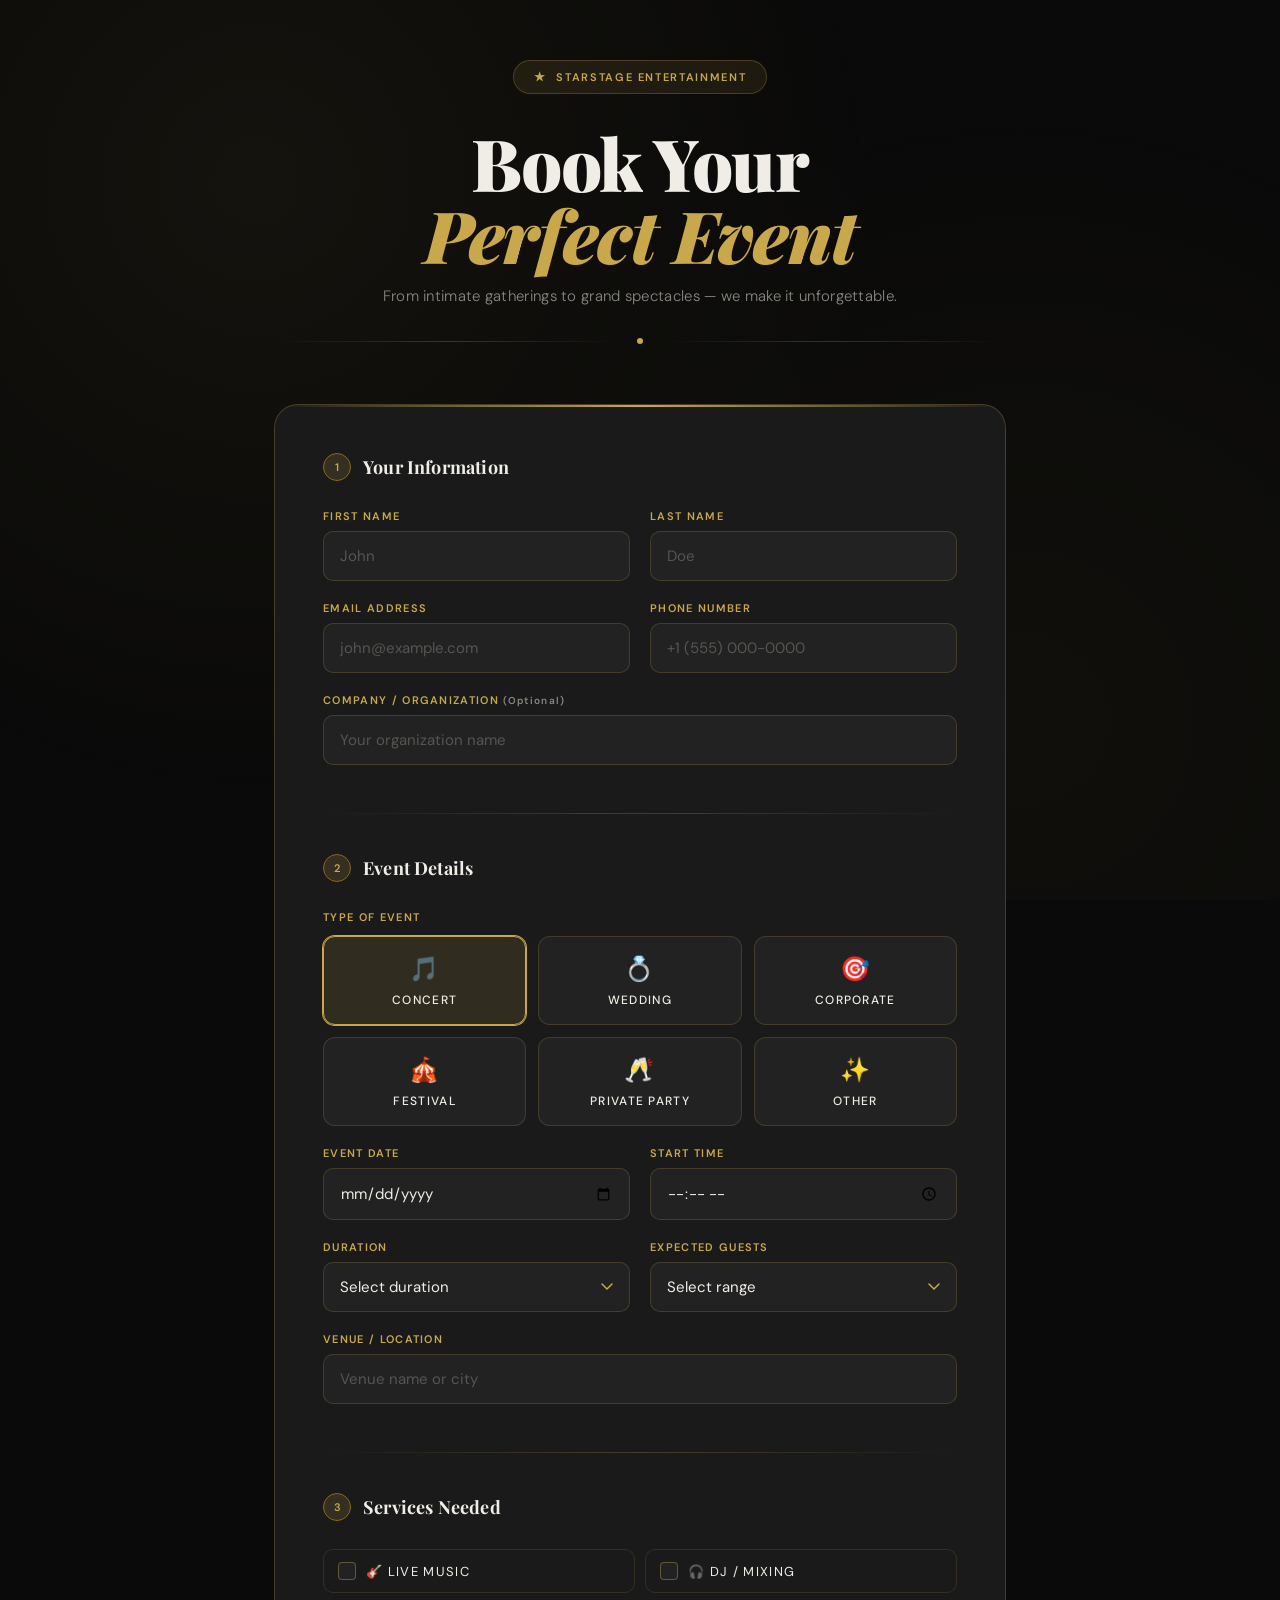
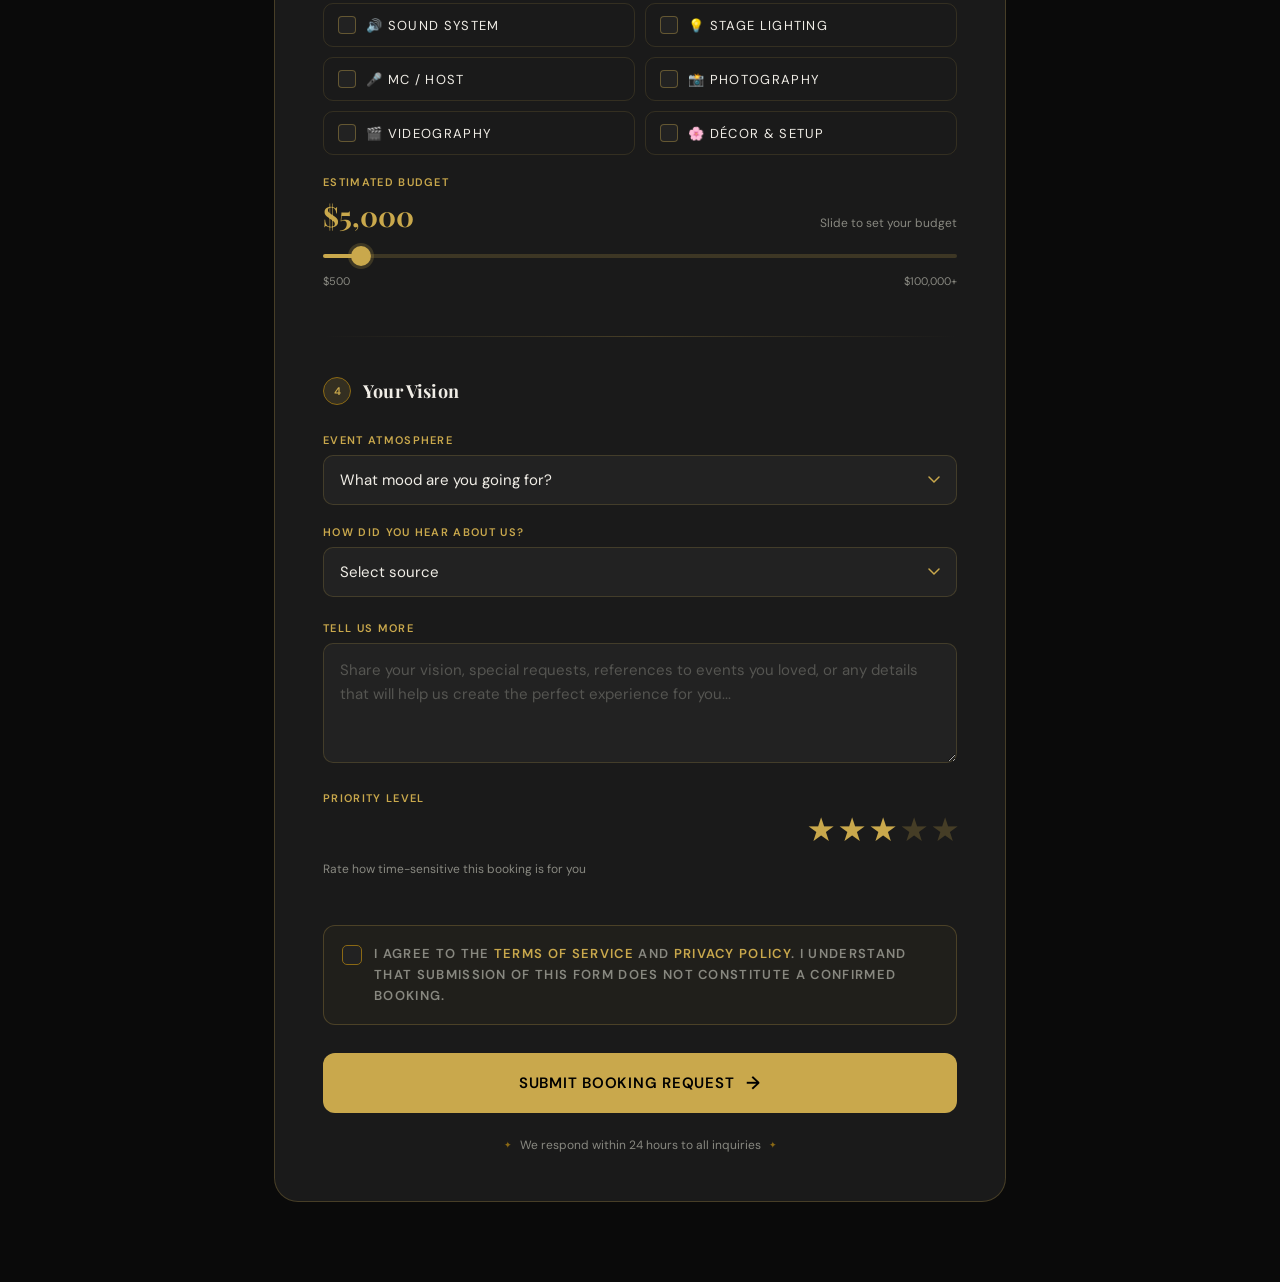
<file: Entertainment.html>
<!DOCTYPE html>
<html lang="en">
<head>
<meta charset="UTF-8">
<meta name="viewport" content="width=device-width, initial-scale=1.0">
<title>StarStage Entertainment — Booking Form</title>
<link href="https://fonts.googleapis.com/css2?family=Playfair+Display:ital,wght@0,400;0,700;0,900;1,400&family=DM+Sans:wght@300;400;500;600&display=swap" rel="stylesheet">
<style>
  *, *::before, *::after { box-sizing: border-box; margin: 0; padding: 0; }

  :root {
    --gold: #C9A84C;
    --gold-light: #E8D08A;
    --gold-dark: #8B6914;
    --black: #0A0A0A;
    --deep: #111111;
    --surface: #1A1A1A;
    --surface2: #222222;
    --border: rgba(201,168,76,0.25);
    --text: #F0EDE6;
    --muted: #888880;
    --accent: #E8C547;
  }

  body {
    background: var(--black);
    color: var(--text);
    font-family: 'DM Sans', sans-serif;
    min-height: 100vh;
    overflow-x: hidden;
  }

  /* Background pattern */
  body::before {
    content: '';
    position: fixed;
    inset: 0;
    background-image:
      radial-gradient(circle at 20% 20%, rgba(201,168,76,0.06) 0%, transparent 50%),
      radial-gradient(circle at 80% 80%, rgba(201,168,76,0.04) 0%, transparent 50%);
    pointer-events: none;
    z-index: 0;
  }

  .page-wrapper {
    position: relative;
    z-index: 1;
    max-width: 780px;
    margin: 0 auto;
    padding: 60px 24px 80px;
  }

  /* Header */
  .header {
    text-align: center;
    margin-bottom: 60px;
  }

  .logo-badge {
    display: inline-flex;
    align-items: center;
    gap: 10px;
    background: rgba(201,168,76,0.1);
    border: 1px solid var(--border);
    border-radius: 100px;
    padding: 8px 20px;
    margin-bottom: 32px;
    font-size: 11px;
    font-weight: 600;
    letter-spacing: 0.15em;
    text-transform: uppercase;
    color: var(--gold);
  }

  .logo-badge::before {
    content: '★';
    font-size: 12px;
  }

  .header h1 {
    font-family: 'Playfair Display', serif;
    font-size: clamp(42px, 8vw, 72px);
    font-weight: 900;
    line-height: 1;
    color: var(--text);
    letter-spacing: -0.02em;
  }

  .header h1 em {
    font-style: italic;
    color: var(--gold);
  }

  .header-sub {
    margin-top: 16px;
    font-size: 15px;
    color: var(--muted);
    font-weight: 300;
    letter-spacing: 0.02em;
  }

  .divider {
    display: flex;
    align-items: center;
    gap: 16px;
    margin: 32px 0;
  }

  .divider-line {
    flex: 1;
    height: 1px;
    background: linear-gradient(90deg, transparent, var(--border), transparent);
  }

  .divider-dot {
    width: 6px;
    height: 6px;
    border-radius: 50%;
    background: var(--gold);
  }

  /* Form card */
  .form-card {
    background: var(--surface);
    border: 1px solid var(--border);
    border-radius: 24px;
    padding: 48px;
    position: relative;
    overflow: hidden;
  }

  .form-card::before {
    content: '';
    position: absolute;
    top: 0; left: 0; right: 0;
    height: 2px;
    background: linear-gradient(90deg, transparent, var(--gold), transparent);
  }

  /* Section labels */
  .section-label {
    display: flex;
    align-items: center;
    gap: 12px;
    margin-bottom: 28px;
  }

  .section-num {
    width: 28px;
    height: 28px;
    border-radius: 50%;
    background: rgba(201,168,76,0.15);
    border: 1px solid var(--gold-dark);
    display: flex;
    align-items: center;
    justify-content: center;
    font-size: 11px;
    font-weight: 600;
    color: var(--gold);
  }

  .section-title {
    font-family: 'Playfair Display', serif;
    font-size: 18px;
    font-weight: 700;
    color: var(--text);
    letter-spacing: 0.01em;
  }

  /* Form groups */
  .form-section {
    margin-bottom: 48px;
  }

  .form-section:last-of-type {
    margin-bottom: 0;
  }

  .form-row {
    display: grid;
    grid-template-columns: 1fr 1fr;
    gap: 20px;
    margin-bottom: 20px;
  }

  .form-row.single {
    grid-template-columns: 1fr;
  }

  .form-row.triple {
    grid-template-columns: 1fr 1fr 1fr;
  }

  @media (max-width: 600px) {
    .form-row, .form-row.triple { grid-template-columns: 1fr; }
    .form-card { padding: 28px 20px; }
  }

  .field {
    display: flex;
    flex-direction: column;
    gap: 8px;
  }

  label {
    font-size: 11px;
    font-weight: 600;
    letter-spacing: 0.12em;
    text-transform: uppercase;
    color: var(--gold);
  }

  input, select, textarea {
    background: var(--surface2);
    border: 1px solid rgba(201,168,76,0.2);
    border-radius: 10px;
    padding: 14px 16px;
    color: var(--text);
    font-family: 'DM Sans', sans-serif;
    font-size: 15px;
    font-weight: 400;
    outline: none;
    transition: border-color 0.2s, background 0.2s;
    width: 100%;
  }

  input::placeholder, textarea::placeholder {
    color: rgba(136,136,128,0.5);
  }

  input:focus, select:focus, textarea:focus {
    border-color: var(--gold);
    background: rgba(201,168,76,0.05);
  }

  select {
    appearance: none;
    background-image: url("data:image/svg+xml,%3Csvg xmlns='http://www.w3.org/2000/svg' width='12' height='8' fill='none'%3E%3Cpath d='M1 1l5 5 5-5' stroke='%23C9A84C' stroke-width='1.5' stroke-linecap='round'/%3E%3C/svg%3E");
    background-repeat: no-repeat;
    background-position: right 16px center;
    padding-right: 40px;
    cursor: pointer;
  }

  select option {
    background: #1a1a1a;
  }

  textarea {
    resize: vertical;
    min-height: 120px;
    line-height: 1.6;
  }

  /* Event type cards */
  .event-types {
    display: grid;
    grid-template-columns: repeat(3, 1fr);
    gap: 12px;
    margin-top: 4px;
  }

  @media (max-width: 600px) {
    .event-types { grid-template-columns: 1fr 1fr; }
  }

  .event-type-item input[type="radio"] { display: none; }

  .event-type-card {
    border: 1px solid rgba(201,168,76,0.2);
    border-radius: 12px;
    padding: 16px 12px;
    text-align: center;
    cursor: pointer;
    transition: all 0.2s;
    background: var(--surface2);
    user-select: none;
  }

  .event-type-card:hover {
    border-color: rgba(201,168,76,0.5);
    background: rgba(201,168,76,0.05);
  }

  .event-type-item input[type="radio"]:checked + .event-type-card {
    border-color: var(--gold);
    background: rgba(201,168,76,0.12);
    box-shadow: 0 0 0 1px var(--gold);
  }

  .event-icon {
    font-size: 24px;
    display: block;
    margin-bottom: 8px;
  }

  .event-name {
    font-size: 12px;
    font-weight: 500;
    color: var(--text);
  }

  /* Budget slider */
  .budget-display {
    display: flex;
    justify-content: space-between;
    align-items: baseline;
    margin-bottom: 12px;
  }

  .budget-amount {
    font-family: 'Playfair Display', serif;
    font-size: 28px;
    font-weight: 700;
    color: var(--gold);
  }

  .budget-label {
    font-size: 12px;
    color: var(--muted);
  }

  input[type="range"] {
    -webkit-appearance: none;
    background: transparent;
    padding: 0;
    border: none;
    height: 4px;
    cursor: pointer;
  }

  input[type="range"]:focus {
    background: transparent;
    border: none;
  }

  input[type="range"]::-webkit-slider-runnable-track {
    height: 4px;
    background: linear-gradient(90deg, var(--gold) var(--pct, 30%), rgba(201,168,76,0.2) var(--pct, 30%));
    border-radius: 2px;
  }

  input[type="range"]::-webkit-slider-thumb {
    -webkit-appearance: none;
    width: 20px;
    height: 20px;
    border-radius: 50%;
    background: var(--gold);
    margin-top: -8px;
    box-shadow: 0 0 0 3px rgba(201,168,76,0.2);
    transition: box-shadow 0.2s;
  }

  input[type="range"]::-webkit-slider-thumb:hover {
    box-shadow: 0 0 0 5px rgba(201,168,76,0.3);
  }

  /* Checkboxes */
  .checkbox-grid {
    display: grid;
    grid-template-columns: 1fr 1fr;
    gap: 10px;
  }

  .checkbox-item {
    display: flex;
    align-items: center;
    gap: 10px;
    cursor: pointer;
    padding: 12px 14px;
    border: 1px solid rgba(201,168,76,0.15);
    border-radius: 10px;
    transition: all 0.2s;
    user-select: none;
  }

  .checkbox-item:hover {
    border-color: rgba(201,168,76,0.4);
    background: rgba(201,168,76,0.04);
  }

  .checkbox-item input[type="checkbox"] {
    display: none;
  }

  .checkbox-custom {
    width: 18px;
    height: 18px;
    min-width: 18px;
    border: 1px solid rgba(201,168,76,0.4);
    border-radius: 4px;
    background: var(--surface2);
    display: flex;
    align-items: center;
    justify-content: center;
    transition: all 0.2s;
  }

  .checkbox-item input:checked ~ .checkbox-custom {
    background: var(--gold);
    border-color: var(--gold);
  }

  .checkbox-item input:checked ~ .checkbox-custom::after {
    content: '';
    display: block;
    width: 4px;
    height: 8px;
    border: 2px solid #000;
    border-top: none;
    border-left: none;
    transform: rotate(45deg) translate(-1px, -1px);
  }

  .checkbox-text {
    font-size: 13px;
    color: var(--text);
    font-weight: 400;
  }

  /* Rating stars */
  .star-group {
    display: flex;
    gap: 6px;
    margin-top: 4px;
  }

  .star-group input[type="radio"] { display: none; }

  .star-group label {
    font-size: 28px;
    color: rgba(201,168,76,0.25);
    cursor: pointer;
    transition: color 0.15s, transform 0.15s;
    text-transform: none;
    letter-spacing: 0;
    line-height: 1;
  }

  .star-group label:hover,
  .star-group label:hover ~ label,
  .star-group:not(:has(label:hover)) input:checked ~ label {
    color: var(--gold);
  }

  .star-group:has(label:hover) label:hover {
    transform: scale(1.2);
  }

  /* Separator */
  .form-sep {
    height: 1px;
    background: linear-gradient(90deg, transparent, var(--border), transparent);
    margin: 40px 0;
  }

  /* Submit area */
  .submit-area {
    margin-top: 48px;
  }

  .agreement {
    display: flex;
    align-items: flex-start;
    gap: 12px;
    margin-bottom: 28px;
    padding: 18px;
    background: rgba(201,168,76,0.04);
    border: 1px solid var(--border);
    border-radius: 12px;
    cursor: pointer;
  }

  .agreement input[type="checkbox"] { display: none; }

  .agreement-box {
    width: 20px;
    height: 20px;
    min-width: 20px;
    border: 1px solid var(--gold-dark);
    border-radius: 5px;
    background: var(--surface2);
    display: flex;
    align-items: center;
    justify-content: center;
    margin-top: 1px;
    transition: all 0.2s;
  }

  .agreement input:checked ~ .agreement-box {
    background: var(--gold);
    border-color: var(--gold);
  }

  .agreement input:checked ~ .agreement-box::after {
    content: '';
    display: block;
    width: 5px;
    height: 9px;
    border: 2px solid #000;
    border-top: none;
    border-left: none;
    transform: rotate(45deg) translate(-1px, -1px);
  }

  .agreement-text {
    font-size: 13px;
    color: var(--muted);
    line-height: 1.6;
  }

  .agreement-text a {
    color: var(--gold);
    text-decoration: none;
  }

  .btn-submit {
    display: flex;
    align-items: center;
    justify-content: center;
    gap: 12px;
    width: 100%;
    padding: 18px 32px;
    background: var(--gold);
    color: #000;
    font-family: 'DM Sans', sans-serif;
    font-size: 15px;
    font-weight: 600;
    letter-spacing: 0.05em;
    text-transform: uppercase;
    border: none;
    border-radius: 12px;
    cursor: pointer;
    transition: all 0.25s;
    position: relative;
    overflow: hidden;
  }

  .btn-submit::before {
    content: '';
    position: absolute;
    inset: 0;
    background: linear-gradient(90deg, transparent 0%, rgba(255,255,255,0.15) 50%, transparent 100%);
    transform: translateX(-100%);
    transition: transform 0.5s;
  }

  .btn-submit:hover {
    background: var(--gold-light);
    transform: translateY(-1px);
    box-shadow: 0 8px 30px rgba(201,168,76,0.3);
  }

  .btn-submit:hover::before {
    transform: translateX(100%);
  }

  .btn-submit:active {
    transform: translateY(0);
  }

  .btn-arrow {
    font-size: 18px;
    transition: transform 0.2s;
  }

  .btn-submit:hover .btn-arrow {
    transform: translateX(4px);
  }

  /* Footer note */
  .footer-note {
    text-align: center;
    margin-top: 24px;
    font-size: 12px;
    color: var(--muted);
    display: flex;
    align-items: center;
    justify-content: center;
    gap: 8px;
  }

  .footer-note::before, .footer-note::after {
    content: '✦';
    font-size: 9px;
    color: var(--gold-dark);
  }

  /* Animate in */
  @keyframes fadeUp {
    from { opacity: 0; transform: translateY(20px); }
    to { opacity: 1; transform: translateY(0); }
  }

  .header { animation: fadeUp 0.6s ease both; }
  .form-card { animation: fadeUp 0.6s 0.15s ease both; }

  /* Success overlay */
  .success-overlay {
    display: none;
    position: fixed;
    inset: 0;
    background: rgba(0,0,0,0.85);
    z-index: 100;
    align-items: center;
    justify-content: center;
  }

  .success-overlay.show { display: flex; }

  .success-box {
    background: var(--surface);
    border: 1px solid var(--gold);
    border-radius: 24px;
    padding: 60px 48px;
    text-align: center;
    max-width: 420px;
    margin: 24px;
    animation: fadeUp 0.4s ease;
  }

  .success-icon {
    font-size: 56px;
    margin-bottom: 24px;
    display: block;
  }

  .success-box h2 {
    font-family: 'Playfair Display', serif;
    font-size: 32px;
    color: var(--text);
    margin-bottom: 12px;
  }

  .success-box p {
    color: var(--muted);
    font-size: 15px;
    line-height: 1.6;
    margin-bottom: 32px;
  }

  .btn-close {
    background: transparent;
    border: 1px solid var(--border);
    color: var(--gold);
    padding: 12px 32px;
    border-radius: 8px;
    font-family: 'DM Sans', sans-serif;
    font-size: 14px;
    font-weight: 500;
    cursor: pointer;
    transition: all 0.2s;
    letter-spacing: 0.05em;
  }

  .btn-close:hover {
    background: rgba(201,168,76,0.1);
    border-color: var(--gold);
  }
</style>
</head>
<body>

<div class="page-wrapper">

  <!-- Header -->
  <div class="header">
    <div class="logo-badge">StarStage Entertainment</div>
    <h1>Book Your<br><em>Perfect Event</em></h1>
    <p class="header-sub">From intimate gatherings to grand spectacles — we make it unforgettable.</p>
    <div class="divider">
      <div class="divider-line"></div>
      <div class="divider-dot"></div>
      <div class="divider-line"></div>
    </div>
  </div>

  <!-- Form -->
  <div class="form-card">
    <form id="bookingForm" novalidate>

      <!-- Section 1: Personal Info -->
      <div class="form-section">
        <div class="section-label">
          <div class="section-num">1</div>
          <span class="section-title">Your Information</span>
        </div>

        <div class="form-row">
          <div class="field">
            <label for="firstName">First Name</label>
            <input type="text" id="firstName" name="firstName" placeholder="John" required>
          </div>
          <div class="field">
            <label for="lastName">Last Name</label>
            <input type="text" id="lastName" name="lastName" placeholder="Doe" required>
          </div>
        </div>

        <div class="form-row">
          <div class="field">
            <label for="email">Email Address</label>
            <input type="email" id="email" name="email" placeholder="john@example.com" required>
          </div>
          <div class="field">
            <label for="phone">Phone Number</label>
            <input type="tel" id="phone" name="phone" placeholder="+1 (555) 000-0000">
          </div>
        </div>

        <div class="form-row single">
          <div class="field">
            <label for="company">Company / Organization <span style="color: var(--muted); font-size: 10px; text-transform: none;">(Optional)</span></label>
            <input type="text" id="company" name="company" placeholder="Your organization name">
          </div>
        </div>
      </div>

      <div class="form-sep"></div>

      <!-- Section 2: Event Details -->
      <div class="form-section">
        <div class="section-label">
          <div class="section-num">2</div>
          <span class="section-title">Event Details</span>
        </div>

        <div class="field" style="margin-bottom: 20px;">
          <label>Type of Event</label>
          <div class="event-types">
            <label class="event-type-item">
              <input type="radio" name="eventType" value="concert" checked>
              <div class="event-type-card">
                <span class="event-icon">🎵</span>
                <span class="event-name">Concert</span>
              </div>
            </label>
            <label class="event-type-item">
              <input type="radio" name="eventType" value="wedding">
              <div class="event-type-card">
                <span class="event-icon">💍</span>
                <span class="event-name">Wedding</span>
              </div>
            </label>
            <label class="event-type-item">
              <input type="radio" name="eventType" value="corporate">
              <div class="event-type-card">
                <span class="event-icon">🎯</span>
                <span class="event-name">Corporate</span>
              </div>
            </label>
            <label class="event-type-item">
              <input type="radio" name="eventType" value="festival">
              <div class="event-type-card">
                <span class="event-icon">🎪</span>
                <span class="event-name">Festival</span>
              </div>
            </label>
            <label class="event-type-item">
              <input type="radio" name="eventType" value="private">
              <div class="event-type-card">
                <span class="event-icon">🥂</span>
                <span class="event-name">Private Party</span>
              </div>
            </label>
            <label class="event-type-item">
              <input type="radio" name="eventType" value="other">
              <div class="event-type-card">
                <span class="event-icon">✨</span>
                <span class="event-name">Other</span>
              </div>
            </label>
          </div>
        </div>

        <div class="form-row">
          <div class="field">
            <label for="eventDate">Event Date</label>
            <input type="date" id="eventDate" name="eventDate" required>
          </div>
          <div class="field">
            <label for="eventTime">Start Time</label>
            <input type="time" id="eventTime" name="eventTime">
          </div>
        </div>

        <div class="form-row">
          <div class="field">
            <label for="duration">Duration</label>
            <select id="duration" name="duration">
              <option value="">Select duration</option>
              <option value="1">1 hour</option>
              <option value="2">2 hours</option>
              <option value="3">3 hours</option>
              <option value="4">4 hours</option>
              <option value="half-day">Half Day (5 hrs)</option>
              <option value="full-day">Full Day (8+ hrs)</option>
              <option value="multi">Multi-Day Event</option>
            </select>
          </div>
          <div class="field">
            <label for="guests">Expected Guests</label>
            <select id="guests" name="guests">
              <option value="">Select range</option>
              <option value="under50">Under 50</option>
              <option value="50-100">50 – 100</option>
              <option value="100-300">100 – 300</option>
              <option value="300-500">300 – 500</option>
              <option value="500-1000">500 – 1,000</option>
              <option value="1000+">1,000+</option>
            </select>
          </div>
        </div>

        <div class="form-row single">
          <div class="field">
            <label for="venue">Venue / Location</label>
            <input type="text" id="venue" name="venue" placeholder="Venue name or city">
          </div>
        </div>
      </div>

      <div class="form-sep"></div>

      <!-- Section 3: Services -->
      <div class="form-section">
        <div class="section-label">
          <div class="section-num">3</div>
          <span class="section-title">Services Needed</span>
        </div>

        <div class="checkbox-grid" style="margin-bottom: 20px;">
          <label class="checkbox-item">
            <input type="checkbox" name="services" value="live-music">
            <div class="checkbox-custom"></div>
            <span class="checkbox-text">🎸 Live Music</span>
          </label>
          <label class="checkbox-item">
            <input type="checkbox" name="services" value="dj">
            <div class="checkbox-custom"></div>
            <span class="checkbox-text">🎧 DJ / Mixing</span>
          </label>
          <label class="checkbox-item">
            <input type="checkbox" name="services" value="sound">
            <div class="checkbox-custom"></div>
            <span class="checkbox-text">🔊 Sound System</span>
          </label>
          <label class="checkbox-item">
            <input type="checkbox" name="services" value="lighting">
            <div class="checkbox-custom"></div>
            <span class="checkbox-text">💡 Stage Lighting</span>
          </label>
          <label class="checkbox-item">
            <input type="checkbox" name="services" value="mc">
            <div class="checkbox-custom"></div>
            <span class="checkbox-text">🎤 MC / Host</span>
          </label>
          <label class="checkbox-item">
            <input type="checkbox" name="services" value="photography">
            <div class="checkbox-custom"></div>
            <span class="checkbox-text">📸 Photography</span>
          </label>
          <label class="checkbox-item">
            <input type="checkbox" name="services" value="video">
            <div class="checkbox-custom"></div>
            <span class="checkbox-text">🎬 Videography</span>
          </label>
          <label class="checkbox-item">
            <input type="checkbox" name="services" value="decor">
            <div class="checkbox-custom"></div>
            <span class="checkbox-text">🌸 Décor & Setup</span>
          </label>
        </div>

        <!-- Budget slider -->
        <div class="field">
          <label>Estimated Budget</label>
          <div class="budget-display">
            <span class="budget-amount" id="budgetDisplay">$5,000</span>
            <span class="budget-label">Slide to set your budget</span>
          </div>
          <input type="range" id="budget" name="budget" min="500" max="100000" step="500" value="5000"
            style="--pct: 4.5%" oninput="updateBudget(this)">
          <div style="display:flex;justify-content:space-between;margin-top:8px;">
            <span style="font-size:11px;color:var(--muted);">$500</span>
            <span style="font-size:11px;color:var(--muted);">$100,000+</span>
          </div>
        </div>
      </div>

      <div class="form-sep"></div>

      <!-- Section 4: Experience -->
      <div class="form-section">
        <div class="section-label">
          <div class="section-num">4</div>
          <span class="section-title">Your Vision</span>
        </div>

        <div class="field" style="margin-bottom: 20px;">
          <label for="vibe">Event Atmosphere</label>
          <select id="vibe" name="vibe">
            <option value="">What mood are you going for?</option>
            <option value="elegant">Elegant & Refined</option>
            <option value="fun">Fun & Energetic</option>
            <option value="romantic">Romantic & Intimate</option>
            <option value="corporate">Professional & Formal</option>
            <option value="themed">Themed / Costume</option>
            <option value="outdoor">Outdoor & Rustic</option>
            <option value="luxury">Ultra-Luxury</option>
          </select>
        </div>

        <div class="field" style="margin-bottom: 24px;">
          <label>How did you hear about us?</label>
          <select name="source">
            <option value="">Select source</option>
            <option value="google">Google Search</option>
            <option value="instagram">Instagram</option>
            <option value="facebook">Facebook</option>
            <option value="referral">Friend / Referral</option>
            <option value="past-client">Past Client</option>
            <option value="event">Industry Event</option>
            <option value="other">Other</option>
          </select>
        </div>

        <div class="field" style="margin-bottom: 28px;">
          <label for="message">Tell Us More</label>
          <textarea id="message" name="message" placeholder="Share your vision, special requests, references to events you loved, or any details that will help us create the perfect experience for you..."></textarea>
        </div>

        <!-- Star rating -->
        <div class="field">
          <label>Priority Level</label>
          <div class="star-group" id="priorityStars">
            <input type="radio" name="priority" id="p5" value="5">
            <label for="p5" title="Critical">★</label>
            <input type="radio" name="priority" id="p4" value="4">
            <label for="p4" title="High">★</label>
            <input type="radio" name="priority" id="p3" value="3" checked>
            <label for="p3" title="Medium">★</label>
            <input type="radio" name="priority" id="p2" value="2">
            <label for="p2" title="Low">★</label>
            <input type="radio" name="priority" id="p1" value="1">
            <label for="p1" title="Flexible">★</label>
          </div>
          <p style="font-size:12px;color:var(--muted);margin-top:8px;">Rate how time-sensitive this booking is for you</p>
        </div>
      </div>

      <!-- Submit -->
      <div class="submit-area">
        <label class="agreement">
          <input type="checkbox" id="terms" name="terms" required>
          <div class="agreement-box"></div>
          <span class="agreement-text">
            I agree to the <a href="#">Terms of Service</a> and <a href="#">Privacy Policy</a>. I understand that submission of this form does not constitute a confirmed booking.
          </span>
        </label>

        <button type="submit" class="btn-submit">
          Submit Booking Request
          <span class="btn-arrow">→</span>
        </button>

        <p class="footer-note">We respond within 24 hours to all inquiries</p>
      </div>

    </form>
  </div>
</div>

<!-- Success modal -->
<div class="success-overlay" id="successOverlay">
  <div class="success-box">
    <span class="success-icon">🎉</span>
    <h2>Request Received!</h2>
    <p>Thank you for choosing StarStage Entertainment. Our team will review your booking details and reach out within 24 hours.</p>
    <button class="btn-close" onclick="document.getElementById('successOverlay').classList.remove('show')">
      Close
    </button>
  </div>
</div>

<script>
  function updateBudget(input) {
    const val = parseInt(input.value);
    const min = parseInt(input.min);
    const max = parseInt(input.max);
    const pct = ((val - min) / (max - min) * 100).toFixed(1) + '%';
    input.style.setProperty('--pct', pct);
    const display = document.getElementById('budgetDisplay');
    if (val >= 100000) {
      display.textContent = '$100,000+';
    } else {
      display.textContent = '$' + val.toLocaleString();
    }
  }

  // Star rating RTL feel (5 stars = highest)
  const starInputs = document.querySelectorAll('#priorityStars input');
  const starLabels = document.querySelectorAll('#priorityStars label');

  // Flip star rendering so 5 appears first visually
  document.getElementById('priorityStars').style.flexDirection = 'row-reverse';

  document.getElementById('bookingForm').addEventListener('submit', function(e) {
    e.preventDefault();
    if (!document.getElementById('terms').checked) {
      alert('Please agree to the Terms of Service to proceed.');
      return;
    }
    document.getElementById('successOverlay').classList.add('show');
  });

  // Set min date to today
  const today = new Date().toISOString().split('T')[0];
  document.getElementById('eventDate').min = today;
</script>
</body>
</html>
</file>
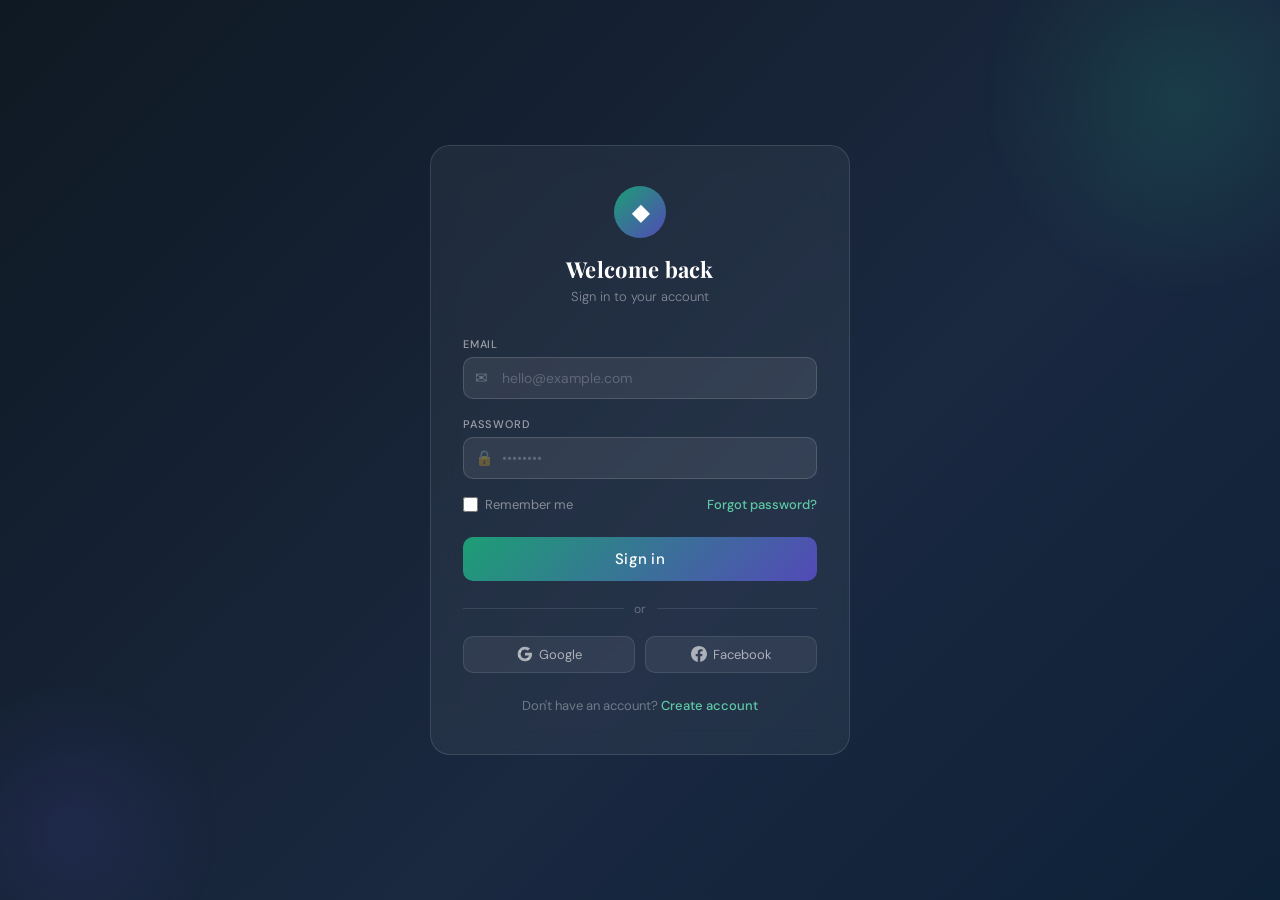
<file: Login.html>
<!DOCTYPE html>
<html lang="en">
<head>
  <meta charset="UTF-8" />
  <meta name="viewport" content="width=device-width, initial-scale=1.0" />
  <title>Login — Access Your Account</title>
  <link href="https://fonts.googleapis.com/css2?family=DM+Sans:wght@300;400;500;600&family=Playfair+Display:wght@600&display=swap" rel="stylesheet" />
  <style>
    *, *::before, *::after { box-sizing: border-box; margin: 0; padding: 0; }

    body {
      min-height: 100vh;
      display: flex;
      align-items: center;
      justify-content: center;
      font-family: 'DM Sans', sans-serif;
      background: linear-gradient(135deg, #0f1923 0%, #1a2840 60%, #0d2137 100%);
      padding: 2rem 1rem;
    }

    .wrapper {
      width: 100%;
      max-width: 420px;
      position: relative;
    }

    /* Glow blobs */
    .blob-1 {
      position: fixed;
      width: 400px; height: 400px;
      border-radius: 50%;
      background: radial-gradient(circle, rgba(29,158,117,0.18) 0%, transparent 70%);
      top: -100px; right: -100px;
      pointer-events: none;
    }
    .blob-2 {
      position: fixed;
      width: 300px; height: 300px;
      border-radius: 50%;
      background: radial-gradient(circle, rgba(83,74,183,0.15) 0%, transparent 70%);
      bottom: -80px; left: -80px;
      pointer-events: none;
    }

    .card {
      background: rgba(255,255,255,0.05);
      border: 0.5px solid rgba(255,255,255,0.12);
      border-radius: 20px;
      padding: 2.5rem 2rem;
      backdrop-filter: blur(12px);
      position: relative;
      z-index: 1;
    }

    .logo-area {
      text-align: center;
      margin-bottom: 2rem;
    }

    .logo-circle {
      width: 52px; height: 52px;
      border-radius: 50%;
      background: linear-gradient(135deg, #1D9E75, #534AB7);
      display: flex;
      align-items: center;
      justify-content: center;
      margin: 0 auto 1rem;
      font-size: 22px;
      color: white;
      font-weight: 600;
    }

    .logo-area h1 {
      font-family: 'Playfair Display', serif;
      font-size: 22px;
      color: #ffffff;
      margin-bottom: 4px;
      letter-spacing: 0.3px;
    }

    .logo-area p {
      font-size: 13px;
      color: rgba(255,255,255,0.45);
      font-weight: 300;
    }

    .field {
      margin-bottom: 1.1rem;
    }

    .field label {
      display: block;
      font-size: 11px;
      font-weight: 500;
      color: rgba(255,255,255,0.55);
      margin-bottom: 6px;
      letter-spacing: 0.8px;
      text-transform: uppercase;
    }

    .input-wrap {
      position: relative;
      display: flex;
      align-items: center;
    }

    .input-icon {
      position: absolute;
      left: 12px;
      color: rgba(255,255,255,0.3);
      font-size: 15px;
      pointer-events: none;
    }

    .field input[type="email"],
    .field input[type="password"] {
      width: 100%;
      background: rgba(255,255,255,0.07);
      border: 0.5px solid rgba(255,255,255,0.15);
      border-radius: 10px;
      padding: 11px 12px 11px 38px;
      font-size: 14px;
      color: #ffffff;
      font-family: 'DM Sans', sans-serif;
      outline: none;
      transition: border-color 0.2s, background 0.2s;
    }

    .field input[type="email"]::placeholder,
    .field input[type="password"]::placeholder {
      color: rgba(255,255,255,0.22);
    }

    .field input[type="email"]:focus,
    .field input[type="password"]:focus {
      border-color: #1D9E75;
      background: rgba(29,158,117,0.08);
    }

    .field input.error {
      border-color: #E24B4A !important;
    }

    .remember-row {
      display: flex;
      align-items: center;
      justify-content: space-between;
      margin-bottom: 1.5rem;
      margin-top: 0.2rem;
    }

    .remember-label {
      display: flex;
      align-items: center;
      gap: 7px;
      font-size: 13px;
      color: rgba(255,255,255,0.45);
      cursor: pointer;
      user-select: none;
    }

    .remember-label input[type="checkbox"] {
      width: 15px; height: 15px;
      accent-color: #1D9E75;
      cursor: pointer;
    }

    .forgot-link {
      font-size: 13px;
      color: #5DCAA5;
      text-decoration: none;
      font-weight: 500;
      cursor: pointer;
    }

    .forgot-link:hover {
      text-decoration: underline;
    }

    .btn-login {
      width: 100%;
      padding: 12px;
      border-radius: 10px;
      border: none;
      background: linear-gradient(135deg, #1D9E75 0%, #534AB7 100%);
      color: #ffffff;
      font-size: 15px;
      font-weight: 500;
      font-family: 'DM Sans', sans-serif;
      cursor: pointer;
      letter-spacing: 0.3px;
      transition: opacity 0.2s, transform 0.15s;
      margin-bottom: 1.2rem;
    }

    .btn-login:hover {
      opacity: 0.9;
      transform: translateY(-1px);
    }

    .btn-login:active {
      transform: scale(0.98);
    }

    .divider {
      display: flex;
      align-items: center;
      gap: 10px;
      margin-bottom: 1.2rem;
    }

    .divider::before, .divider::after {
      content: '';
      flex: 1;
      height: 0.5px;
      background: rgba(255,255,255,0.1);
    }

    .divider span {
      font-size: 12px;
      color: rgba(255,255,255,0.3);
      letter-spacing: 0.5px;
    }

    .social-row {
      display: flex;
      gap: 10px;
      margin-bottom: 1.5rem;
    }

    .social-btn {
      flex: 1;
      padding: 9px;
      background: rgba(255,255,255,0.06);
      border: 0.5px solid rgba(255,255,255,0.1);
      border-radius: 10px;
      color: rgba(255,255,255,0.6);
      font-size: 13px;
      font-family: 'DM Sans', sans-serif;
      cursor: pointer;
      transition: background 0.2s, border-color 0.2s, color 0.2s;
      display: flex;
      align-items: center;
      justify-content: center;
      gap: 6px;
    }

    .social-btn:hover {
      background: rgba(255,255,255,0.1);
      border-color: rgba(255,255,255,0.2);
      color: #fff;
    }

    .register-row {
      text-align: center;
      font-size: 13px;
      color: rgba(255,255,255,0.35);
    }

    .register-row a {
      color: #5DCAA5;
      text-decoration: none;
      font-weight: 500;
      cursor: pointer;
    }

    .register-row a:hover {
      text-decoration: underline;
    }

    .success-msg {
      display: none;
      text-align: center;
      padding: 12px;
      background: rgba(29,158,117,0.15);
      border: 0.5px solid rgba(29,158,117,0.4);
      border-radius: 10px;
      color: #5DCAA5;
      font-size: 14px;
      margin-bottom: 1rem;
    }

    .error-msg {
      display: none;
      text-align: center;
      padding: 10px;
      background: rgba(226,75,74,0.12);
      border: 0.5px solid rgba(226,75,74,0.35);
      border-radius: 10px;
      color: #F09595;
      font-size: 13px;
      margin-bottom: 1rem;
    }
  </style>
</head>
<body>
  <div class="blob-1"></div>
  <div class="blob-2"></div>

  <div class="wrapper">
    <div class="card">
      <div class="logo-area">
        <div class="logo-circle">&#9670;</div>
        <h1>Welcome back</h1>
        <p>Sign in to your account</p>
      </div>

      <div class="success-msg" id="successMsg">
        ✓ Login successful! Redirecting you...
      </div>

      <div class="error-msg" id="errorMsg">
        Please fill in both email and password before continuing.
      </div>

      <div class="field">
        <label>Email</label>
        <div class="input-wrap">
          <span class="input-icon">✉</span>
          <input type="email" id="emailInput" placeholder="hello@example.com" />
        </div>
      </div>

      <div class="field">
        <label>Password</label>
        <div class="input-wrap">
          <span class="input-icon">🔒</span>
          <input type="password" id="passInput" placeholder="••••••••" />
        </div>
      </div>

      <div class="remember-row">
        <label class="remember-label">
          <input type="checkbox" /> Remember me
        </label>
        <a class="forgot-link" href="#">Forgot password?</a>
      </div>

      <button class="btn-login" onclick="handleLogin()">Sign in</button>

      <div class="divider"><span>or</span></div>

      <div class="social-row">
        <button class="social-btn" onclick="handleSocial('Google')">
          <svg width="16" height="16" viewBox="0 0 24 24" fill="currentColor">
            <path d="M22.56 12.25c0-.78-.07-1.53-.2-2.25H12v4.26h5.92c-.26 1.37-1.04 2.53-2.21 3.31v2.77h3.57c2.08-1.92 3.28-4.74 3.28-8.09z"/>
            <path d="M12 23c2.97 0 5.46-.98 7.28-2.66l-3.57-2.77c-.98.66-2.23 1.06-3.71 1.06-2.86 0-5.29-1.93-6.16-4.53H2.18v2.84C3.99 20.53 7.7 23 12 23z"/>
            <path d="M5.84 14.09c-.22-.66-.35-1.36-.35-2.09s.13-1.43.35-2.09V7.07H2.18C1.43 8.55 1 10.22 1 12s.43 3.45 1.18 4.93l2.85-2.22.81-.62z"/>
            <path d="M12 5.38c1.62 0 3.06.56 4.21 1.64l3.15-3.15C17.45 2.09 14.97 1 12 1 7.7 1 3.99 3.47 2.18 7.07l3.66 2.84c.87-2.6 3.3-4.53 6.16-4.53z"/>
          </svg>
          Google
        </button>
        <button class="social-btn" onclick="handleSocial('Facebook')">
          <svg width="16" height="16" viewBox="0 0 24 24" fill="currentColor">
            <path d="M24 12.073c0-6.627-5.373-12-12-12s-12 5.373-12 12c0 5.99 4.388 10.954 10.125 11.854v-8.385H7.078v-3.47h3.047V9.43c0-3.007 1.792-4.669 4.533-4.669 1.312 0 2.686.235 2.686.235v2.953H15.83c-1.491 0-1.956.925-1.956 1.874v2.25h3.328l-.532 3.47h-2.796v8.385C19.612 23.027 24 18.062 24 12.073z"/>
          </svg>
          Facebook
        </button>
      </div>

      <div class="register-row">
        Don't have an account? <a href="#">Create account</a>
      </div>
    </div>
  </div>

  <script>
    function handleLogin() {
      const email = document.getElementById('emailInput');
      const pass = document.getElementById('passInput');
      const errorMsg = document.getElementById('errorMsg');
      const successMsg = document.getElementById('successMsg');

      errorMsg.style.display = 'none';
      successMsg.style.display = 'none';
      email.classList.remove('error');
      pass.classList.remove('error');

      if (!email.value || !pass.value) {
        errorMsg.style.display = 'block';
        if (!email.value) email.classList.add('error');
        if (!pass.value) pass.classList.add('error');
        setTimeout(() => {
          email.classList.remove('error');
          pass.classList.remove('error');
          errorMsg.style.display = 'none';
        }, 2000);
        return;
      }

      successMsg.style.display = 'block';
      // Optional: auto-hide success message after 2.5 seconds
      setTimeout(() => {
        successMsg.style.display = 'none';
      }, 2500);
    }

    function handleSocial(provider) {
      alert('Login with ' + provider + ' — opening authentication...');
    }

    // Allow Enter key to submit
    document.addEventListener('keydown', function(e) {
      if (e.key === 'Enter') handleLogin();
    });
  </script>
</body>
</html>
</file>
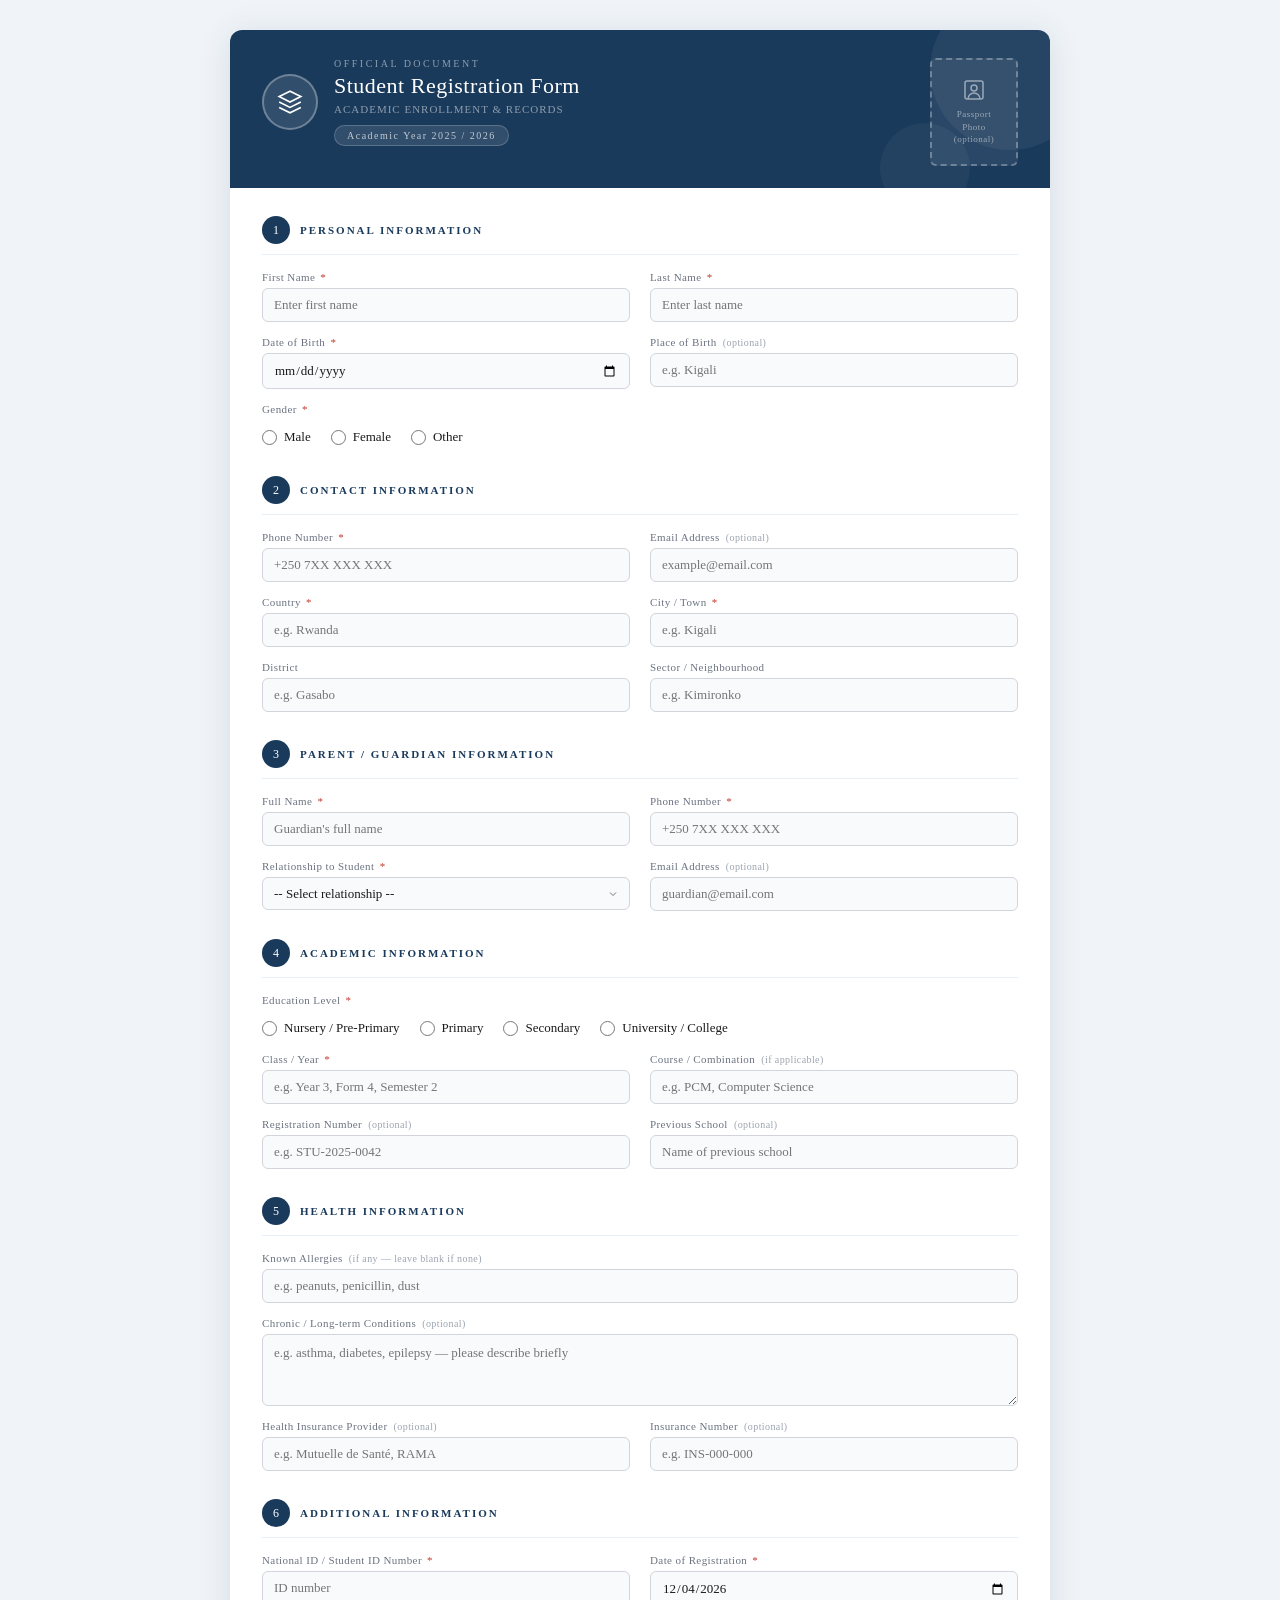
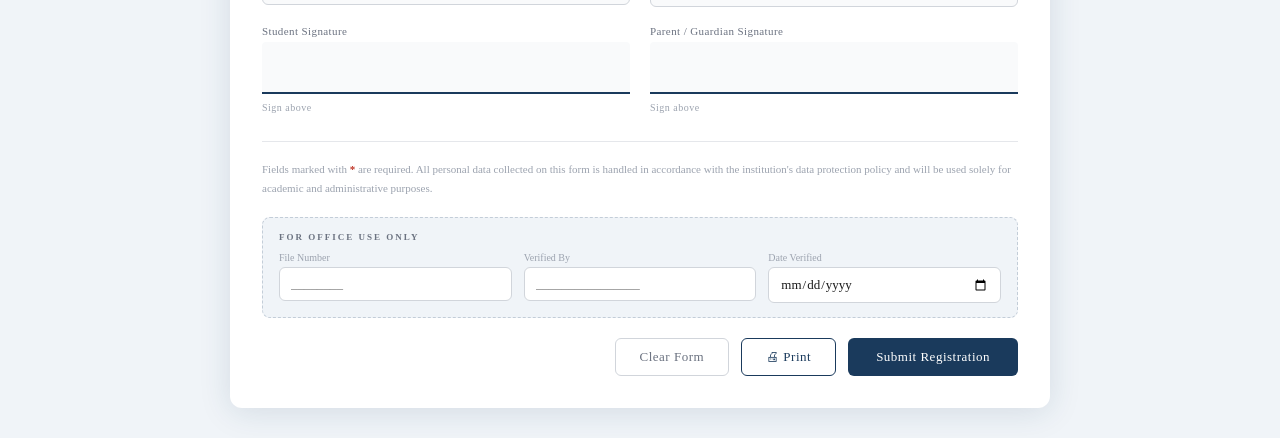
<file: Student registration.html>
<!DOCTYPE html>
<html lang="en">
<head>
<meta charset="UTF-8">
<meta name="viewport" content="width=device-width, initial-scale=1.0">
<title>Student Registration Form</title>
<style>
  *, *::before, *::after { box-sizing: border-box; margin: 0; padding: 0; }
  body { font-family: 'Georgia', serif; background: #f0f4f8; min-height: 100vh; padding: 30px 16px; color: #1a1a1a; }
  .page { max-width: 820px; margin: 0 auto; background: white; border-radius: 12px; overflow: hidden; box-shadow: 0 4px 32px rgba(26,58,92,0.13); }

  /* HEADER */
  .form-header { background: #1a3a5c; padding: 28px 32px 22px; position: relative; overflow: hidden; }
  .form-header::before { content: ''; position: absolute; top: -40px; right: -40px; width: 160px; height: 160px; border-radius: 50%; background: rgba(255,255,255,0.05); }
  .form-header::after { content: ''; position: absolute; bottom: -25px; right: 80px; width: 90px; height: 90px; border-radius: 50%; background: rgba(255,255,255,0.04); }
  .header-inner { display: flex; align-items: flex-start; justify-content: space-between; position: relative; z-index: 1; }
  .header-left { display: flex; gap: 16px; align-items: center; }
  .logo-circle { width: 56px; height: 56px; border-radius: 50%; border: 2px solid rgba(255,255,255,0.3); background: rgba(255,255,255,0.1); display: flex; align-items: center; justify-content: center; flex-shrink: 0; }
  .logo-circle svg { width: 26px; height: 26px; }
  .header-text .school-label { font-size: 10px; letter-spacing: 2.5px; text-transform: uppercase; color: rgba(255,255,255,0.5); margin-bottom: 4px; }
  .header-text h1 { font-size: 22px; font-weight: 400; color: white; letter-spacing: 0.5px; line-height: 1.2; }
  .header-text .subtitle { font-size: 11px; color: rgba(255,255,255,0.5); margin-top: 4px; letter-spacing: 1px; text-transform: uppercase; }
  .year-badge { display: inline-block; margin-top: 10px; font-size: 10px; letter-spacing: 1.5px; background: rgba(255,255,255,0.1); border: 1px solid rgba(255,255,255,0.2); color: rgba(255,255,255,0.7); padding: 4px 12px; border-radius: 20px; }
  .photo-upload-box { flex-shrink: 0; width: 88px; }
  .photo-box { width: 88px; height: 108px; border: 2px dashed rgba(255,255,255,0.3); border-radius: 6px; background: rgba(255,255,255,0.07); display: flex; flex-direction: column; align-items: center; justify-content: center; gap: 6px; cursor: pointer; transition: background 0.2s; position: relative; overflow: hidden; }
  .photo-box:hover { background: rgba(255,255,255,0.12); }
  .photo-box svg { width: 24px; height: 24px; opacity: 0.5; }
  .photo-box span { font-size: 9px; color: rgba(255,255,255,0.5); text-align: center; letter-spacing: 0.5px; line-height: 1.4; }
  .photo-box input[type=file] { position: absolute; inset: 0; opacity: 0; cursor: pointer; }
  .photo-box img { width: 100%; height: 100%; object-fit: cover; position: absolute; inset: 0; border-radius: 4px; }

  /* BODY */
  .form-body { padding: 0 32px 32px; }

  /* SECTIONS */
  .section { margin-top: 28px; }
  .section-header { display: flex; align-items: center; gap: 10px; margin-bottom: 16px; padding-bottom: 10px; border-bottom: 1.5px solid #e8eef5; }
  .section-num { width: 28px; height: 28px; border-radius: 50%; background: #1a3a5c; color: white; font-size: 12px; display: flex; align-items: center; justify-content: center; flex-shrink: 0; font-family: Georgia, serif; }
  .section-title { font-size: 11px; font-weight: bold; letter-spacing: 2px; text-transform: uppercase; color: #1a3a5c; }

  /* FIELDS */
  .fields-grid { display: grid; grid-template-columns: 1fr 1fr; gap: 14px 20px; }
  .fields-grid.three-col { grid-template-columns: 1fr 1fr 1fr; }
  .field-group { display: flex; flex-direction: column; gap: 5px; }
  .field-group.full { grid-column: 1 / -1; }
  label.field-label { font-size: 11px; color: #6b7280; letter-spacing: 0.4px; }
  label.field-label .req { color: #c0392b; margin-left: 2px; }
  label.field-label .opt { font-size: 10px; color: #9ca3af; margin-left: 3px; }
  input[type=text], input[type=date], input[type=email], input[type=tel], select, textarea {
    width: 100%; padding: 8px 11px; font-size: 13px; font-family: Georgia, serif;
    border: 1px solid #d1d5db; border-radius: 6px; background: #f9fafb;
    color: #1a1a1a; outline: none; transition: border-color 0.2s, box-shadow 0.2s;
  }
  input:focus, select:focus, textarea:focus { border-color: #1a3a5c; box-shadow: 0 0 0 3px rgba(26,58,92,0.08); background: white; }
  textarea { resize: vertical; min-height: 72px; line-height: 1.5; }
  select { cursor: pointer; appearance: none; background-image: url("data:image/svg+xml,%3Csvg xmlns='http://www.w3.org/2000/svg' width='12' height='12' viewBox='0 0 24 24' fill='none' stroke='%236b7280' stroke-width='2'%3E%3Cpath d='M6 9l6 6 6-6'/%3E%3C/svg%3E"); background-repeat: no-repeat; background-position: right 10px center; padding-right: 30px; }

  /* RADIO / CHECKBOX */
  .radio-group { display: flex; gap: 20px; padding: 9px 0 3px; flex-wrap: wrap; }
  .radio-opt { display: flex; align-items: center; gap: 7px; cursor: pointer; font-size: 13px; font-family: Georgia, serif; color: #1a1a1a; }
  .radio-opt input { accent-color: #1a3a5c; width: 15px; height: 15px; cursor: pointer; }

  /* SIGNATURE */
  .sig-grid { display: grid; grid-template-columns: 1fr 1fr; gap: 20px; margin-top: 4px; }
  .sig-group { display: flex; flex-direction: column; gap: 5px; }
  .sig-line { height: 52px; border-bottom: 2px solid #1a3a5c; background: #f9fafb; border-radius: 4px 4px 0 0; cursor: crosshair; }
  .sig-hint { font-size: 10px; color: #9ca3af; letter-spacing: 0.5px; margin-top: 3px; }

  /* FOOTER */
  .form-footer { margin-top: 28px; padding-top: 18px; border-top: 1px solid #e5e7eb; }
  .footer-note { font-size: 11px; color: #9ca3af; line-height: 1.7; margin-bottom: 20px; }
  .footer-note strong { color: #c0392b; }
  .office-box { background: #f0f4f8; border: 1px dashed #c3cdd8; border-radius: 8px; padding: 14px 16px; margin-bottom: 20px; }
  .office-box .office-label { font-size: 9px; letter-spacing: 2px; text-transform: uppercase; color: #6b7280; margin-bottom: 10px; font-weight: bold; }
  .office-fields { display: grid; grid-template-columns: 1fr 1fr 1fr; gap: 12px; }
  .office-field label { font-size: 10px; color: #9ca3af; display: block; margin-bottom: 4px; }
  .office-field input { background: white; }
  .btn-row { display: flex; justify-content: flex-end; gap: 12px; }
  .btn-clear { padding: 10px 24px; font-size: 13px; font-family: Georgia, serif; border: 1px solid #d1d5db; background: transparent; color: #6b7280; border-radius: 6px; cursor: pointer; letter-spacing: 0.5px; transition: background 0.2s; }
  .btn-clear:hover { background: #f3f4f6; }
  .btn-print { padding: 10px 24px; font-size: 13px; font-family: Georgia, serif; border: 1px solid #1a3a5c; background: transparent; color: #1a3a5c; border-radius: 6px; cursor: pointer; letter-spacing: 0.5px; transition: background 0.2s; }
  .btn-print:hover { background: #e8eef5; }
  .btn-submit { padding: 10px 28px; font-size: 13px; font-family: Georgia, serif; border: none; background: #1a3a5c; color: white; border-radius: 6px; cursor: pointer; letter-spacing: 0.5px; transition: background 0.2s; }
  .btn-submit:hover { background: #15304d; }

  /* SUCCESS */
  .success-banner { display: none; background: #eaf3de; border: 1px solid #639922; color: #3b6d11; padding: 13px 18px; border-radius: 8px; font-size: 13px; margin-top: 14px; }
  .success-banner.show { display: block; }

  /* PRINT */
  @media print {
    body { background: white; padding: 0; }
    .page { box-shadow: none; border-radius: 0; }
    .btn-row, .office-box { display: none; }
    input, select, textarea { border-color: #aaa !important; background: white !important; }
  }

  @media (max-width: 600px) {
    .form-body { padding: 0 16px 24px; }
    .fields-grid, .fields-grid.three-col { grid-template-columns: 1fr; }
    .sig-grid { grid-template-columns: 1fr; }
    .office-fields { grid-template-columns: 1fr; }
    .header-inner { flex-direction: column; gap: 16px; }
    .photo-upload-box { align-self: flex-start; }
  }
</style>
</head>
<body>

<div class="page">

  <!-- HEADER -->
  <div class="form-header">
    <div class="header-inner">
      <div class="header-left">
        <div class="logo-circle">
          <svg viewBox="0 0 24 24" fill="none" stroke="white" stroke-width="1.5">
            <path d="M12 2L2 7l10 5 10-5-10-5z"/>
            <path d="M2 17l10 5 10-5"/>
            <path d="M2 12l10 5 10-5"/>
          </svg>
        </div>
        <div class="header-text">
          <div class="school-label">Official Document</div>
          <h1>Student Registration Form</h1>
          <div class="subtitle">Academic Enrollment &amp; Records</div>
          <div class="year-badge">Academic Year 2025 / 2026</div>
        </div>
      </div>
      <div class="photo-upload-box">
        <div class="photo-box" id="photoBox">
          <svg viewBox="0 0 24 24" fill="none" stroke="white" stroke-width="1.5">
            <rect x="3" y="3" width="18" height="18" rx="2"/>
            <circle cx="12" cy="10" r="3"/>
            <path d="M6 21c0-3.314 2.686-6 6-6s6 2.686 6 6"/>
          </svg>
          <span>Passport<br>Photo<br>(optional)</span>
          <input type="file" accept="image/*" onchange="previewPhoto(event)">
          <img id="photoPreview" style="display:none">
        </div>
      </div>
    </div>
  </div>

  <div class="form-body">

    <!-- SECTION 1 -->
    <div class="section">
      <div class="section-header">
        <div class="section-num">1</div>
        <div class="section-title">Personal Information</div>
      </div>
      <div class="fields-grid">
        <div class="field-group">
          <label class="field-label">First Name <span class="req">*</span></label>
          <input type="text" placeholder="Enter first name">
        </div>
        <div class="field-group">
          <label class="field-label">Last Name <span class="req">*</span></label>
          <input type="text" placeholder="Enter last name">
        </div>
        <div class="field-group">
          <label class="field-label">Date of Birth <span class="req">*</span></label>
          <input type="date">
        </div>
        <div class="field-group">
          <label class="field-label">Place of Birth <span class="opt">(optional)</span></label>
          <input type="text" placeholder="e.g. Kigali">
        </div>
        <div class="field-group full">
          <label class="field-label">Gender <span class="req">*</span></label>
          <div class="radio-group">
            <label class="radio-opt"><input type="radio" name="gender" value="male"> Male</label>
            <label class="radio-opt"><input type="radio" name="gender" value="female"> Female</label>
            <label class="radio-opt"><input type="radio" name="gender" value="other"> Other</label>
          </div>
        </div>
      </div>
    </div>

    <!-- SECTION 2 -->
    <div class="section">
      <div class="section-header">
        <div class="section-num">2</div>
        <div class="section-title">Contact Information</div>
      </div>
      <div class="fields-grid">
        <div class="field-group">
          <label class="field-label">Phone Number <span class="req">*</span></label>
          <input type="tel" placeholder="+250 7XX XXX XXX">
        </div>
        <div class="field-group">
          <label class="field-label">Email Address <span class="opt">(optional)</span></label>
          <input type="email" placeholder="example@email.com">
        </div>
        <div class="field-group">
          <label class="field-label">Country <span class="req">*</span></label>
          <input type="text" placeholder="e.g. Rwanda">
        </div>
        <div class="field-group">
          <label class="field-label">City / Town <span class="req">*</span></label>
          <input type="text" placeholder="e.g. Kigali">
        </div>
        <div class="field-group">
          <label class="field-label">District</label>
          <input type="text" placeholder="e.g. Gasabo">
        </div>
        <div class="field-group">
          <label class="field-label">Sector / Neighbourhood</label>
          <input type="text" placeholder="e.g. Kimironko">
        </div>
      </div>
    </div>

    <!-- SECTION 3 -->
    <div class="section">
      <div class="section-header">
        <div class="section-num">3</div>
        <div class="section-title">Parent / Guardian Information</div>
      </div>
      <div class="fields-grid">
        <div class="field-group">
          <label class="field-label">Full Name <span class="req">*</span></label>
          <input type="text" placeholder="Guardian's full name">
        </div>
        <div class="field-group">
          <label class="field-label">Phone Number <span class="req">*</span></label>
          <input type="tel" placeholder="+250 7XX XXX XXX">
        </div>
        <div class="field-group">
          <label class="field-label">Relationship to Student <span class="req">*</span></label>
          <select>
            <option value="">-- Select relationship --</option>
            <option>Father</option>
            <option>Mother</option>
            <option>Uncle</option>
            <option>Aunt</option>
            <option>Grandparent</option>
            <option>Legal Guardian</option>
            <option>Other</option>
          </select>
        </div>
        <div class="field-group">
          <label class="field-label">Email Address <span class="opt">(optional)</span></label>
          <input type="email" placeholder="guardian@email.com">
        </div>
      </div>
    </div>

    <!-- SECTION 4 -->
    <div class="section">
      <div class="section-header">
        <div class="section-num">4</div>
        <div class="section-title">Academic Information</div>
      </div>
      <div class="fields-grid">
        <div class="field-group full">
          <label class="field-label">Education Level <span class="req">*</span></label>
          <div class="radio-group">
            <label class="radio-opt"><input type="radio" name="level" value="nursery"> Nursery / Pre-Primary</label>
            <label class="radio-opt"><input type="radio" name="level" value="primary"> Primary</label>
            <label class="radio-opt"><input type="radio" name="level" value="secondary"> Secondary</label>
            <label class="radio-opt"><input type="radio" name="level" value="university"> University / College</label>
          </div>
        </div>
        <div class="field-group">
          <label class="field-label">Class / Year <span class="req">*</span></label>
          <input type="text" placeholder="e.g. Year 3, Form 4, Semester 2">
        </div>
        <div class="field-group">
          <label class="field-label">Course / Combination <span class="opt">(if applicable)</span></label>
          <input type="text" placeholder="e.g. PCM, Computer Science">
        </div>
        <div class="field-group">
          <label class="field-label">Registration Number <span class="opt">(optional)</span></label>
          <input type="text" placeholder="e.g. STU-2025-0042">
        </div>
        <div class="field-group">
          <label class="field-label">Previous School <span class="opt">(optional)</span></label>
          <input type="text" placeholder="Name of previous school">
        </div>
      </div>
    </div>

    <!-- SECTION 5 -->
    <div class="section">
      <div class="section-header">
        <div class="section-num">5</div>
        <div class="section-title">Health Information</div>
      </div>
      <div class="fields-grid">
        <div class="field-group full">
          <label class="field-label">Known Allergies <span class="opt">(if any — leave blank if none)</span></label>
          <input type="text" placeholder="e.g. peanuts, penicillin, dust">
        </div>
        <div class="field-group full">
          <label class="field-label">Chronic / Long-term Conditions <span class="opt">(optional)</span></label>
          <textarea placeholder="e.g. asthma, diabetes, epilepsy — please describe briefly"></textarea>
        </div>
        <div class="field-group">
          <label class="field-label">Health Insurance Provider <span class="opt">(optional)</span></label>
          <input type="text" placeholder="e.g. Mutuelle de Santé, RAMA">
        </div>
        <div class="field-group">
          <label class="field-label">Insurance Number <span class="opt">(optional)</span></label>
          <input type="text" placeholder="e.g. INS-000-000">
        </div>
      </div>
    </div>

    <!-- SECTION 6 -->
    <div class="section">
      <div class="section-header">
        <div class="section-num">6</div>
        <div class="section-title">Additional Information</div>
      </div>
      <div class="fields-grid">
        <div class="field-group">
          <label class="field-label">National ID / Student ID Number <span class="req">*</span></label>
          <input type="text" placeholder="ID number">
        </div>
        <div class="field-group">
          <label class="field-label">Date of Registration <span class="req">*</span></label>
          <input type="date">
        </div>
      </div>
      <div class="sig-grid" style="margin-top: 18px;">
        <div class="sig-group">
          <label class="field-label">Student Signature</label>
          <div class="sig-line"></div>
          <div class="sig-hint">Sign above</div>
        </div>
        <div class="sig-group">
          <label class="field-label">Parent / Guardian Signature</label>
          <div class="sig-line"></div>
          <div class="sig-hint">Sign above</div>
        </div>
      </div>
    </div>

    <!-- FOOTER -->
    <div class="form-footer">
      <p class="footer-note">
        Fields marked with <strong>*</strong> are required. All personal data collected on this form is handled in accordance with the institution's data protection policy and will be used solely for academic and administrative purposes.
      </p>

      <div class="office-box">
        <div class="office-label">For Office Use Only</div>
        <div class="office-fields">
          <div class="office-field">
            <label>File Number</label>
            <input type="text" placeholder="________">
          </div>
          <div class="office-field">
            <label>Verified By</label>
            <input type="text" placeholder="________________">
          </div>
          <div class="office-field">
            <label>Date Verified</label>
            <input type="date">
          </div>
        </div>
      </div>

      <div class="btn-row">
        <button class="btn-clear" onclick="clearForm()">Clear Form</button>
        <button class="btn-print" onclick="window.print()">🖨 Print</button>
        <button class="btn-submit" onclick="submitForm(this)">Submit Registration</button>
      </div>
      <div class="success-banner" id="successBanner">
        ✓ Registration submitted successfully. Please keep a copy of this form for your records.
      </div>
    </div>

  </div>
</div>

<script>
  function previewPhoto(e) {
    const file = e.target.files[0];
    if (!file) return;
    const reader = new FileReader();
    reader.onload = function(ev) {
      const img = document.getElementById('photoPreview');
      img.src = ev.target.result;
      img.style.display = 'block';
      document.querySelector('#photoBox svg').style.display = 'none';
      document.querySelector('#photoBox span').style.display = 'none';
    };
    reader.readAsDataURL(file);
  }

  function clearForm() {
    document.querySelectorAll('input:not([type=radio]):not([type=file]), select, textarea').forEach(el => {
      if (el.tagName === 'SELECT') el.selectedIndex = 0;
      else el.value = '';
    });
    document.querySelectorAll('input[type=radio]').forEach(el => el.checked = false);
    document.getElementById('photoPreview').style.display = 'none';
    document.querySelector('#photoBox svg').style.display = '';
    document.querySelector('#photoBox span').style.display = '';
    document.getElementById('successBanner').classList.remove('show');
  }

  function submitForm(btn) {
    const required = document.querySelectorAll('input[required], select[required]');
    btn.textContent = '✓ Submitted';
    btn.style.background = '#3b6d11';
    btn.style.borderColor = '#3b6d11';
    document.getElementById('successBanner').classList.add('show');
    document.getElementById('successBanner').scrollIntoView({ behavior: 'smooth', block: 'nearest' });
  }

  // Set today's date as default for registration date
  const dateInputs = document.querySelectorAll('input[type=date]');
  dateInputs.forEach((d, i) => { if (i === dateInputs.length - 2) d.value = new Date().toISOString().split('T')[0]; });
</script>

</body>
</html>
</file>
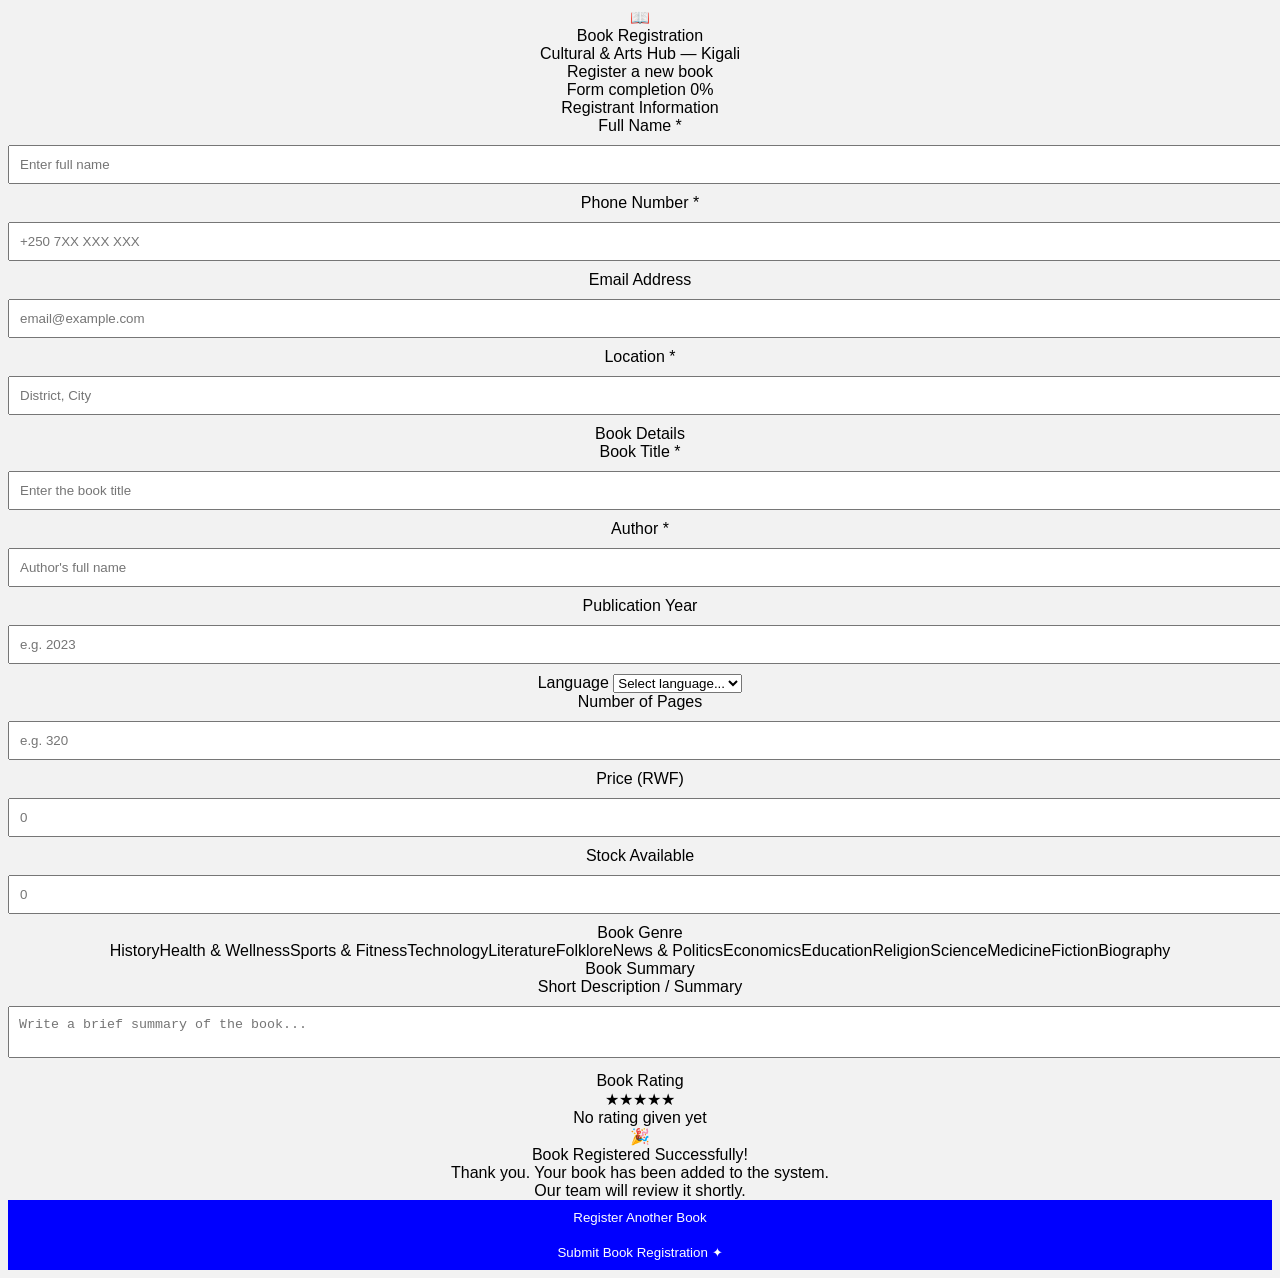
<file: form/book_registration.html>
<!DOCTYPE html>
<html lang="en">
<head>
<meta charset="UTF-8"/>
<meta name="viewport" content="width=device-width, initial-scale=1.0"/>
<title>Book Registration — Cultural & Arts Hub</title>
<link rel="stylesheet" href="style.css"/>
</head>
<body>
<div class="page-wrapper">

  <!-- HERO -->
  <div class="hero-banner book-hero">
    <div class="hero-top">
      <div class="logo-circle">📖</div>
      <div>
        <div class="hero-title">Book Registration</div>
        <div class="hero-sub">Cultural &amp; Arts Hub — Kigali</div>
      </div>
    </div>
    <div class="hero-badge">Register a new book</div>
  </div>

  <!-- FORM -->
  <div class="form-body book-form">

    <!-- PROGRESS -->
    <div class="progress-wrap">
      <div class="progress-top">
        <span>Form completion</span>
        <span id="pct-label">0%</span>
      </div>
      <div class="progress-bar">
        <div class="progress-fill book-fill" id="book-progress"></div>
      </div>
    </div>

    <!-- SECTION 1: REGISTRANT INFO -->
    <div class="section-label book-label">Registrant Information</div>
    <div class="field-row">
      <div class="field">
        <label>Full Name <span class="req-book">*</span></label>
        <input type="text" placeholder="Enter full name" oninput="updateProgress()" />
      </div>
      <div class="field">
        <label>Phone Number <span class="req-book">*</span></label>
        <input type="tel" placeholder="+250 7XX XXX XXX" oninput="updateProgress()" />
      </div>
    </div>
    <div class="field-row">
      <div class="field">
        <label>Email Address</label>
        <input type="email" placeholder="email@example.com" oninput="updateProgress()" />
      </div>
      <div class="field">
        <label>Location <span class="req-book">*</span></label>
        <input type="text" placeholder="District, City" oninput="updateProgress()" />
      </div>
    </div>

    <!-- SECTION 2: BOOK DETAILS -->
    <div class="section-label book-label">Book Details</div>
    <div class="field-row single">
      <div class="field">
        <label>Book Title <span class="req-book">*</span></label>
        <input type="text" placeholder="Enter the book title" oninput="updateProgress()" />
      </div>
    </div>
    <div class="field-row">
      <div class="field">
        <label>Author <span class="req-book">*</span></label>
        <input type="text" placeholder="Author's full name" oninput="updateProgress()" />
      </div>
      <div class="field">
        <label>Publication Year</label>
        <input type="number" placeholder="e.g. 2023" min="1900" max="2025" oninput="updateProgress()" />
      </div>
    </div>
    <div class="field-row">
      <div class="field">
        <label>Language</label>
        <select oninput="updateProgress()">
          <option value="">Select language...</option>
          <option>Kinyarwanda</option>
          <option>French</option>
          <option>English</option>
          <option>Swahili</option>
          <option>Other</option>
        </select>
      </div>
      <div class="field">
        <label>Number of Pages</label>
        <input type="number" placeholder="e.g. 320" oninput="updateProgress()" />
      </div>
    </div>
    <div class="field-row">
      <div class="field">
        <label>Price (RWF)</label>
        <input type="number" placeholder="0" oninput="updateProgress()" />
      </div>
      <div class="field">
        <label>Stock Available</label>
        <input type="number" placeholder="0" oninput="updateProgress()" />
      </div>
    </div>

    <!-- SECTION 3: GENRE -->
    <div class="section-label book-label">Book Genre</div>
    <div class="chip-grid" id="genre-chips"></div>

    <!-- SECTION 4: SUMMARY -->
    <div class="section-label book-label">Book Summary</div>
    <div class="field-row single">
      <div class="field">
        <label>Short Description / Summary</label>
        <textarea placeholder="Write a brief summary of the book..." oninput="updateProgress()"></textarea>
      </div>
    </div>

    <!-- SECTION 5: RATING -->
    <div class="section-label book-label">Book Rating</div>
    <div class="stars-row" id="stars"></div>
    <div class="star-hint" id="star-label">No rating given yet</div>

    <!-- SUCCESS -->
    <div id="book-success" class="success-msg book-success">
      <div class="success-icon">🎉</div>
      <div class="success-title">Book Registered Successfully!</div>
      <div class="success-sub">Thank you. Your book has been added to the system.<br/>Our team will review it shortly.</div>
      <button class="reset-btn book-reset" onclick="resetForm()">Register Another Book</button>
    </div>

    <div id="form-footer">
      <button class="submit-btn book-btn" onclick="submitForm()">
        Submit Book Registration ✦
      </button>
    </div>

  </div><!-- /form-body -->
</div><!-- /page-wrapper -->

<script>
  const genres = [
    'History','Health & Wellness','Sports & Fitness','Technology',
    'Literature','Folklore','News & Politics','Economics',
    'Education','Religion','Science','Medicine','Fiction','Biography'
  ];

  let rating = 0;

  /* Build genre chips */
  document.getElementById('genre-chips').innerHTML =
    genres.map(g =>
      `<span class="chip book-chip" onclick="this.classList.toggle('selected')">${g}</span>`
    ).join('');

  /* Build stars */
  function buildStars() {
    const container = document.getElementById('stars');
    container.innerHTML = '';
    for (let i = 1; i <= 5; i++) {
      const s = document.createElement('span');
      s.className = 'star' + (i <= rating ? ' lit' : '');
      s.textContent = '★';
      s.onclick = () => { rating = i; buildStars(); };
      container.appendChild(s);
    }
    const labels = ['','Very Poor','Poor','Average','Good','Excellent!'];
    document.getElementById('star-label').textContent =
      rating ? labels[rating] : 'No rating given yet';
  }

  /* Progress bar */
  function updateProgress() {
    const inputs = document.querySelectorAll('input, select, textarea');
    let filled = 0;
    inputs.forEach(i => { if (i.value.trim()) filled++; });
    const pct = Math.min(100, Math.round((filled / inputs.length) * 100));
    document.getElementById('book-progress').style.width = pct + '%';
    document.getElementById('pct-label').textContent = pct + '%';
  }

  /* Submit */
  function submitForm() {
    document.getElementById('form-footer').style.display = 'none';
    document.getElementById('book-success').style.display = 'block';
  }

  /* Reset */
  function resetForm() {
    document.getElementById('form-footer').style.display = '';
    document.getElementById('book-success').style.display = 'none';
    rating = 0; buildStars();
    document.querySelectorAll('input, textarea').forEach(i => i.value = '');
    document.querySelectorAll('select').forEach(s => s.selectedIndex = 0);
    document.querySelectorAll('.chip').forEach(c => c.classList.remove('selected'));
    document.getElementById('book-progress').style.width = '0%';
    document.getElementById('pct-label').textContent = '0%';
  }

  buildStars();
</script>
<style
</file>
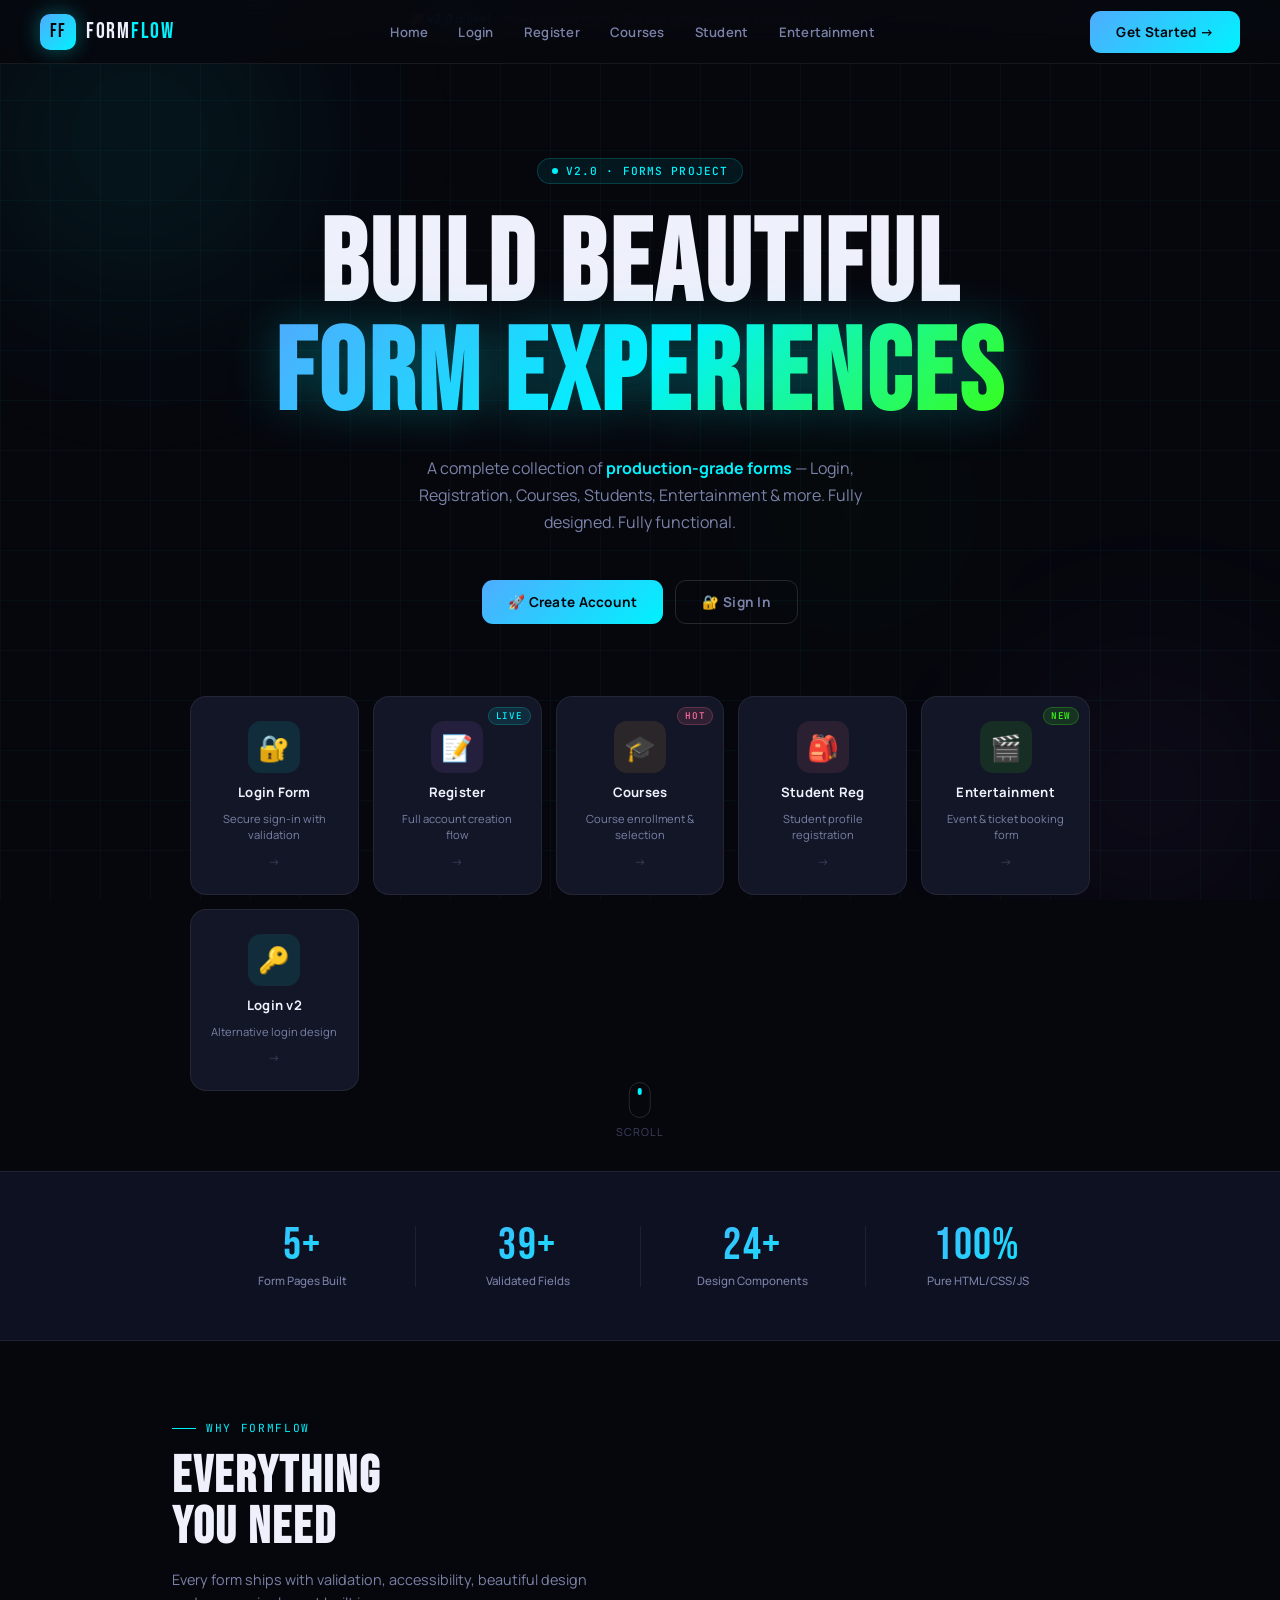
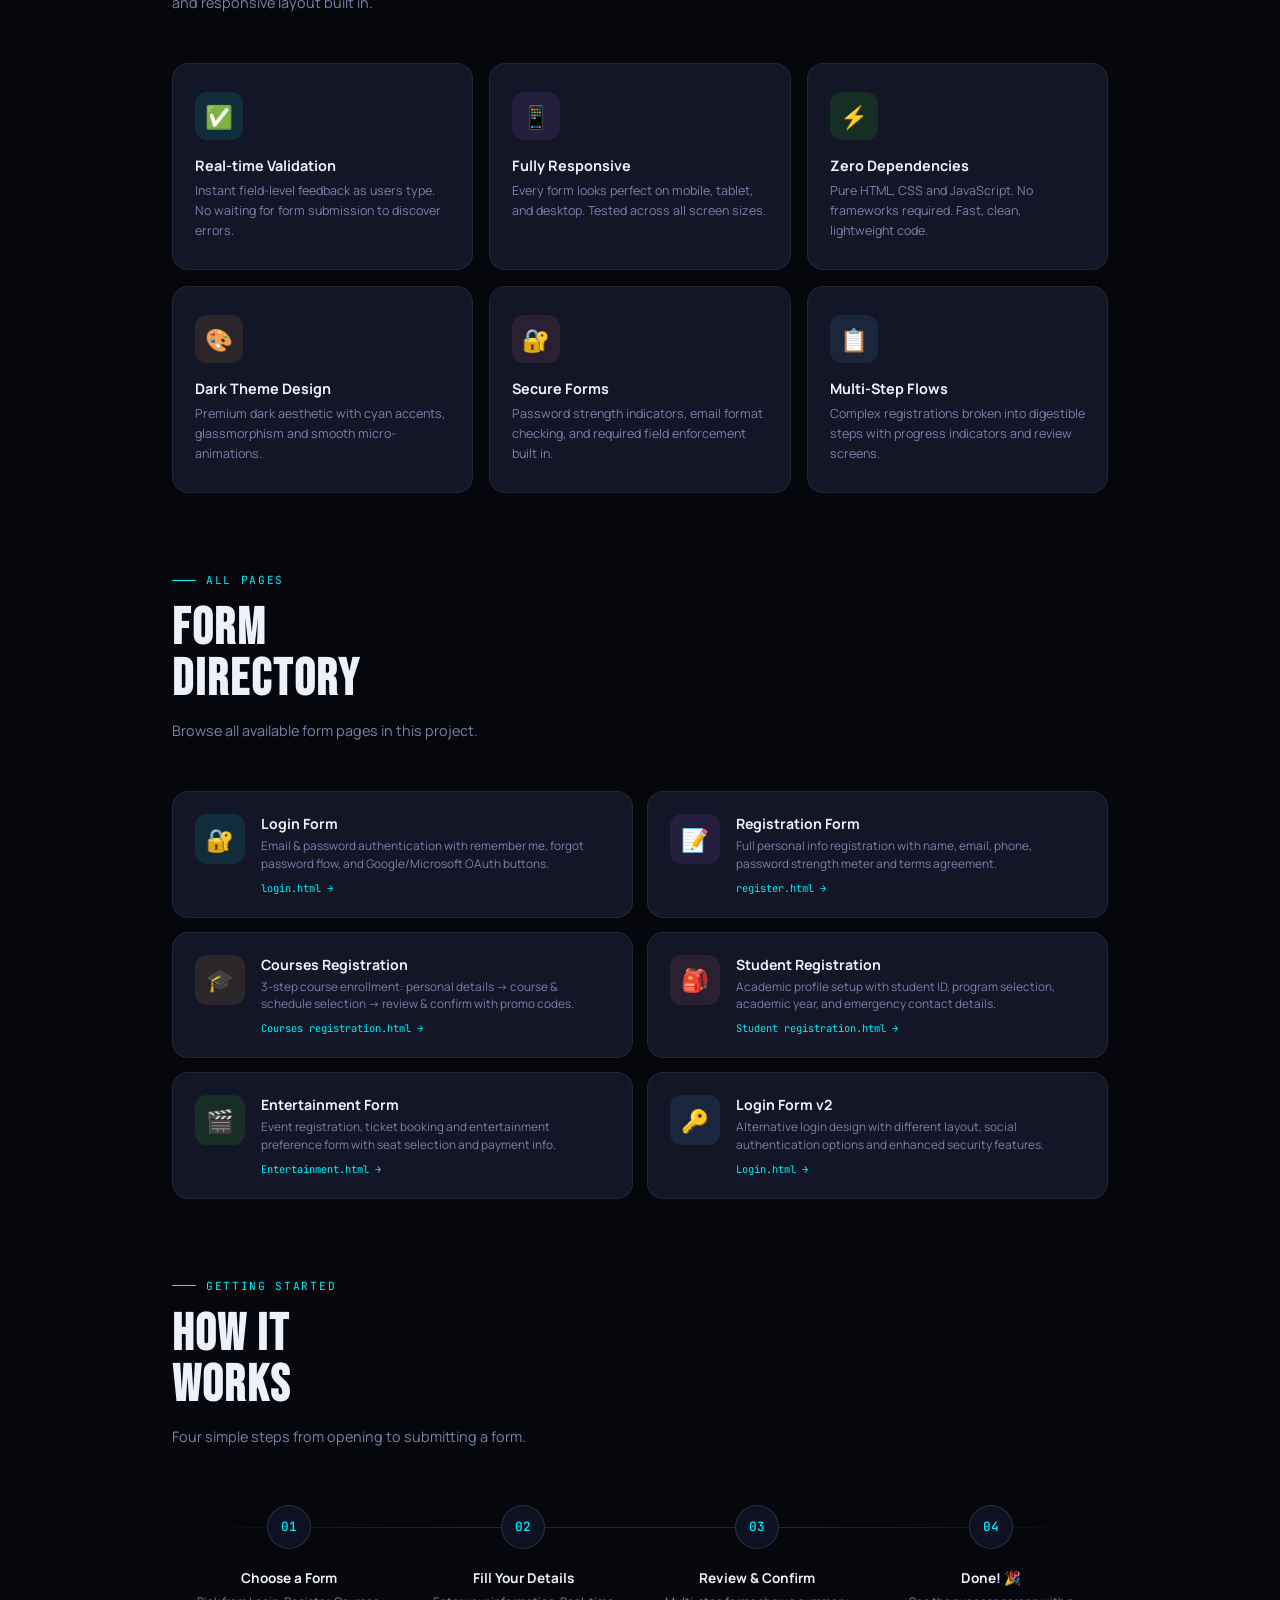
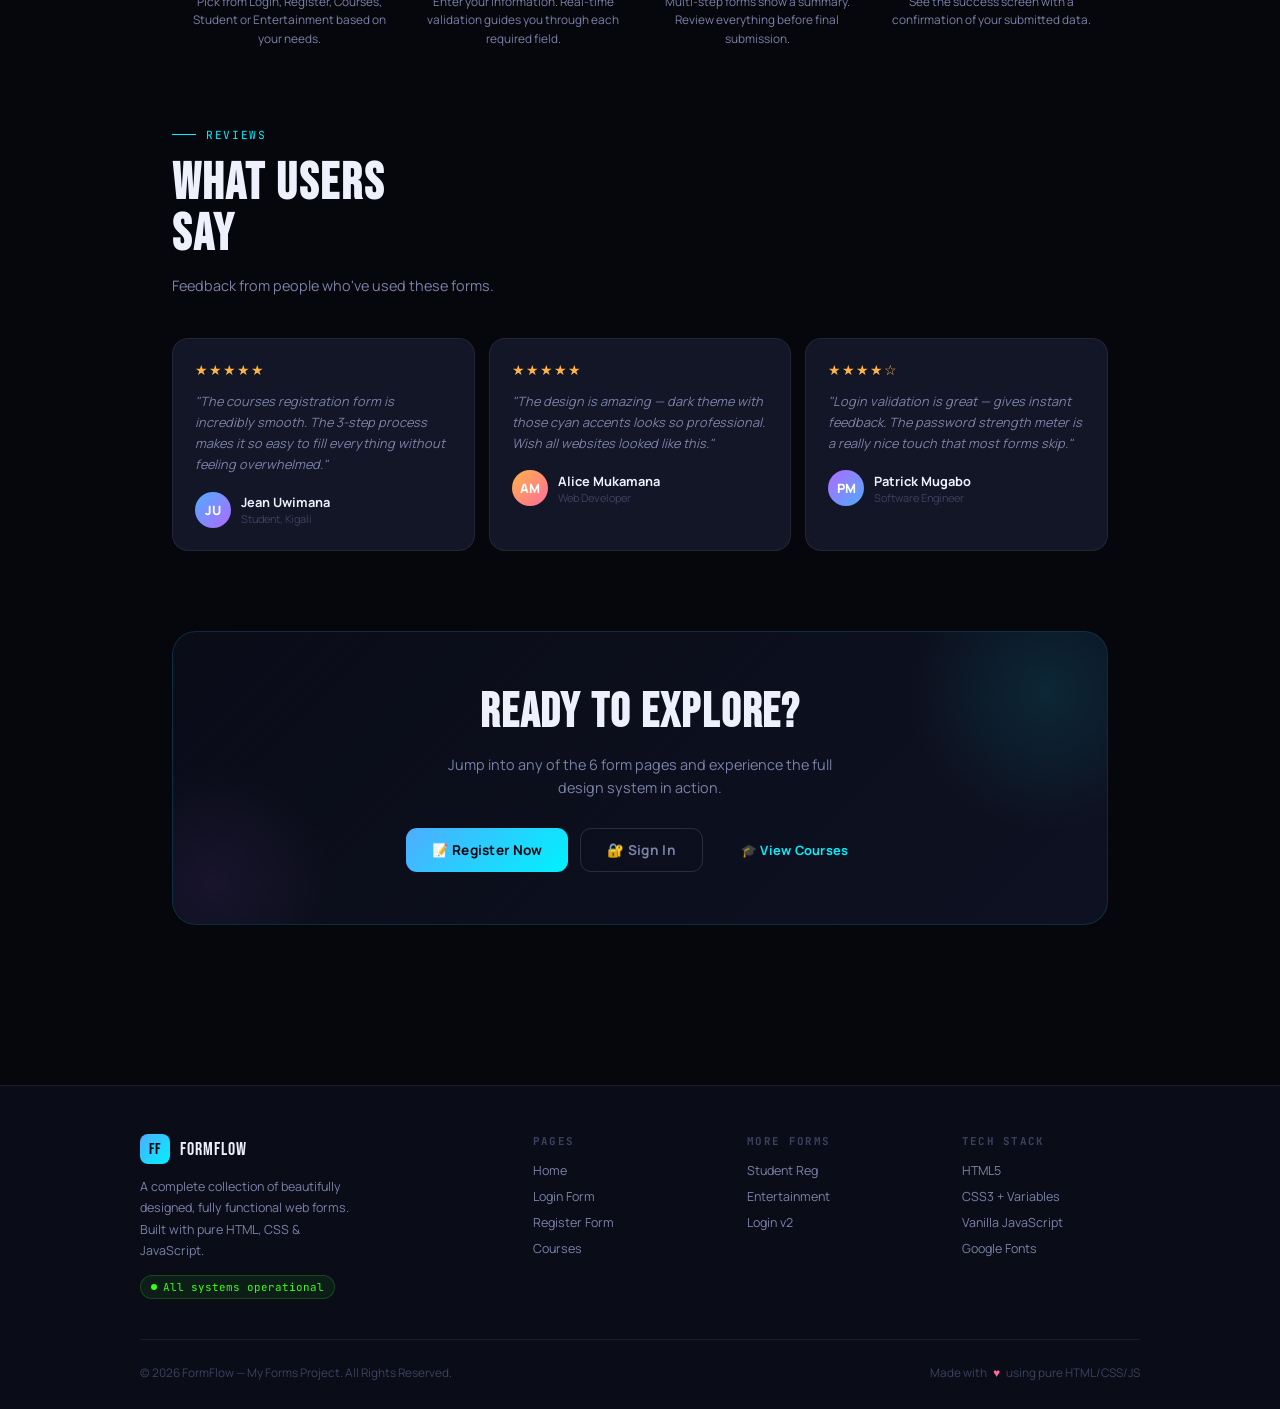
<file: form/indexi.html>
<!DOCTYPE html>
<html lang="en">
<head>
  <meta charset="UTF-8">
  <meta name="viewport" content="width=device-width, initial-scale=1.0">
  <title>FormFlow — My Forms Project</title>
  <link rel="preconnect" href="https://fonts.googleapis.com">
  <link href="https://fonts.googleapis.com/css2?family=Bebas+Neue&family=Manrope:wght@300;400;500;600;700;800&family=JetBrains+Mono:wght@400;500&display=swap" rel="stylesheet">
  <style>
    /* ── TOKENS ──────────────────────────────────── */
    :root {
      --void:    #06070d;
      --deep:    #0a0c18;
      --layer:   #0e1121;
      --card:    #131626;
      --rim:     rgba(255,255,255,.07);
      --rim2:    rgba(255,255,255,.13);
      --cyan:    #00f2fe;
      --cyan2:   #4facfe;
      --neon:    #39ff14;
      --amber:   #ffb347;
      --rose:    #ff6b9d;
      --violet:  #b06aff;
      --text:    #eef0fb;
      --text2:   #7b82a8;
      --text3:   #3d4260;
      --r: 16px;
    }

    /* ── RESET ──────────────────────────────────── */
    *, *::before, *::after { box-sizing: border-box; margin: 0; padding: 0; }
    html { scroll-behavior: smooth; }
    body {
      font-family: 'Manrope', sans-serif;
      background: var(--void);
      color: var(--text);
      overflow-x: hidden;
      cursor: default;
    }
    ::-webkit-scrollbar { width: 4px; }
    ::-webkit-scrollbar-track { background: var(--void); }
    ::-webkit-scrollbar-thumb { background: var(--cyan2); border-radius: 2px; }
    a { text-decoration: none; color: inherit; }

    /* ── ANIMATED BACKGROUND ────────────────────── */
    .bg-layer {
      position: fixed; inset: 0; z-index: 0; pointer-events: none;
      overflow: hidden;
    }
    /* Grid */
    .bg-layer::before {
      content: '';
      position: absolute; inset: 0;
      background-image:
        linear-gradient(rgba(0,242,254,.035) 1px, transparent 1px),
        linear-gradient(90deg, rgba(0,242,254,.035) 1px, transparent 1px);
      background-size: 50px 50px;
    }
    /* Mesh blobs */
    .blob {
      position: absolute; border-radius: 50%;
      filter: blur(80px); opacity: .55;
      animation: drift 14s ease-in-out infinite;
    }
    .blob-1 {
      width: 520px; height: 520px;
      background: radial-gradient(circle, rgba(0,242,254,.18) 0%, transparent 70%);
      top: -120px; left: -120px;
      animation-delay: 0s;
    }
    .blob-2 {
      width: 420px; height: 420px;
      background: radial-gradient(circle, rgba(176,106,255,.14) 0%, transparent 70%);
      bottom: -100px; right: -80px;
      animation-delay: -7s;
    }
    .blob-3 {
      width: 300px; height: 300px;
      background: radial-gradient(circle, rgba(57,255,20,.08) 0%, transparent 70%);
      top: 40%; left: 55%;
      animation-delay: -3.5s;
    }
    @keyframes drift {
      0%,100% { transform: translate(0,0) scale(1); }
      33%      { transform: translate(40px,-30px) scale(1.05); }
      66%      { transform: translate(-25px,40px) scale(.97); }
    }
    /* Floating particles */
    .particle {
      position: absolute; border-radius: 50%;
      background: var(--cyan);
      animation: floatUp linear infinite;
      opacity: 0;
    }
    @keyframes floatUp {
      0%   { transform: translateY(100vh) scale(0); opacity: 0; }
      10%  { opacity: .6; }
      90%  { opacity: .3; }
      100% { transform: translateY(-10vh) scale(.5); opacity: 0; }
    }

    /* ── NAV ─────────────────────────────────────── */
    .nav {
      position: fixed; top: 0; left: 0; right: 0; z-index: 1000;
      height: 64px;
      display: flex; align-items: center; justify-content: space-between;
      padding: 0 2.5rem;
      background: rgba(6,7,13,.88);
      backdrop-filter: blur(22px);
      border-bottom: 1px solid var(--rim);
      animation: slideDown .5s ease both;
    }
    @keyframes slideDown { from { transform: translateY(-100%); opacity: 0; } to { transform: translateY(0); opacity: 1; } }

    .nav-brand {
      display: flex; align-items: center; gap: 10px;
    }
    .nav-logo-mark {
      width: 36px; height: 36px; border-radius: 10px;
      background: linear-gradient(135deg, var(--cyan2), var(--cyan));
      display: flex; align-items: center; justify-content: center;
      font-family: 'Bebas Neue', cursive;
      font-size: 1.2rem; letter-spacing: .05em; color: var(--void);
      box-shadow: 0 0 20px rgba(0,242,254,.35);
      transition: box-shadow .2s;
    }
    .nav-logo-mark:hover { box-shadow: 0 0 32px rgba(0,242,254,.55); }
    .nav-wordmark {
      font-family: 'Bebas Neue', cursive;
      font-size: 1.35rem; letter-spacing: .08em; color: var(--text);
    }
    .nav-wordmark span { color: var(--cyan); }

    .nav-links { display: flex; gap: 2px; align-items: center; }
    .nav-link {
      color: var(--text2); font-size: .82rem; font-weight: 600;
      padding: 7px 14px; border-radius: 9px;
      transition: all .18s; letter-spacing: .02em;
    }
    .nav-link:hover { background: var(--card); color: var(--cyan); }
    .nav-link.active { background: var(--card); color: var(--cyan); }

    .nav-cta {
      background: linear-gradient(135deg, var(--cyan2), var(--cyan));
      color: var(--void); font-size: .82rem; font-weight: 800;
      padding: 8px 20px; border-radius: 9px; letter-spacing: .04em;
      transition: all .2s; display: flex; align-items: center; gap: 6px;
      box-shadow: 0 0 0 rgba(0,242,254,0);
    }
    .nav-cta:hover {
      transform: translateY(-1px);
      box-shadow: 0 6px 24px rgba(0,242,254,.35);
    }

    /* ── HERO ─────────────────────────────────────── */
    #app { position: relative; z-index: 1; }

    .hero {
      min-height: 100vh;
      display: flex; flex-direction: column;
      align-items: center; justify-content: center;
      text-align: center;
      padding: 120px 2rem 80px;
      position: relative;
    }

    .hero-eyebrow {
      display: inline-flex; align-items: center; gap: 8px;
      background: rgba(0,242,254,.07);
      border: 1px solid rgba(0,242,254,.18);
      color: var(--cyan);
      font-family: 'JetBrains Mono', monospace;
      font-size: .7rem; font-weight: 500;
      padding: 5px 14px; border-radius: 99px;
      letter-spacing: .1em; text-transform: uppercase;
      margin-bottom: 28px;
      animation: fadeUp .6s .1s ease both;
    }
    .hero-eyebrow .dot {
      width: 6px; height: 6px; border-radius: 50%;
      background: var(--cyan);
      animation: blink 1.4s ease-in-out infinite;
    }
    @keyframes blink { 0%,100% { opacity: 1; } 50% { opacity: .3; } }

    .hero-title {
      font-family: 'Bebas Neue', cursive;
      font-size: clamp(4rem, 9vw, 8rem);
      line-height: .95; letter-spacing: .03em;
      margin-bottom: 24px;
      animation: fadeUp .7s .2s ease both;
    }
    .hero-title .line-1 { color: var(--text); display: block; }
    .hero-title .line-2 {
      display: block;
      background: linear-gradient(135deg, var(--cyan2), var(--cyan), var(--neon));
      -webkit-background-clip: text; -webkit-text-fill-color: transparent;
      background-clip: text;
      filter: drop-shadow(0 0 24px rgba(0,242,254,.3));
    }

    .hero-sub {
      color: var(--text2); font-size: 1rem; max-width: 480px;
      line-height: 1.7; margin-bottom: 44px;
      animation: fadeUp .7s .35s ease both;
    }
    .hero-sub strong { color: var(--cyan); font-weight: 700; }

    @keyframes fadeUp {
      from { opacity: 0; transform: translateY(24px); }
      to   { opacity: 1; transform: translateY(0); }
    }

    /* BUTTON ROW */
    .hero-btns {
      display: flex; gap: 12px; flex-wrap: wrap; justify-content: center;
      animation: fadeUp .7s .45s ease both;
      margin-bottom: 72px;
    }

    /* PAGE CARDS (hero navigation) */
    .page-cards {
      display: grid;
      grid-template-columns: repeat(auto-fit, minmax(160px, 1fr));
      gap: 14px; width: 100%; max-width: 900px;
      animation: fadeUp .8s .55s ease both;
    }
    .page-card {
      background: var(--card);
      border: 1px solid var(--rim);
      border-radius: var(--r);
      padding: 24px 18px;
      text-align: center;
      display: flex; flex-direction: column; align-items: center; gap: 10px;
      cursor: pointer; position: relative; overflow: hidden;
      transition: transform .22s, border-color .22s, box-shadow .22s;
      text-decoration: none;
    }
    .page-card::before {
      content: '';
      position: absolute; inset: 0;
      background: linear-gradient(135deg, rgba(0,242,254,.06), transparent);
      opacity: 0; transition: opacity .22s;
    }
    .page-card:hover { transform: translateY(-5px); border-color: var(--rim2); }
    .page-card:hover::before { opacity: 1; }

    .page-card.cyan:hover  { box-shadow: 0 8px 32px rgba(0,242,254,.18); border-color: rgba(0,242,254,.3); }
    .page-card.violet:hover{ box-shadow: 0 8px 32px rgba(176,106,255,.18); border-color: rgba(176,106,255,.3); }
    .page-card.amber:hover { box-shadow: 0 8px 32px rgba(255,179,71,.18); border-color: rgba(255,179,71,.3); }
    .page-card.rose:hover  { box-shadow: 0 8px 32px rgba(255,107,157,.18); border-color: rgba(255,107,157,.3); }
    .page-card.neon:hover  { box-shadow: 0 8px 32px rgba(57,255,20,.18); border-color: rgba(57,255,20,.3); }

    .card-icon-wrap {
      width: 52px; height: 52px; border-radius: 13px;
      display: flex; align-items: center; justify-content: center;
      font-size: 1.6rem;
      transition: transform .2s;
    }
    .page-card:hover .card-icon-wrap { transform: scale(1.1) rotate(-3deg); }
    .cyan  .card-icon-wrap { background: rgba(0,242,254,.1); }
    .violet .card-icon-wrap { background: rgba(176,106,255,.1); }
    .amber .card-icon-wrap { background: rgba(255,179,71,.1); }
    .rose  .card-icon-wrap { background: rgba(255,107,157,.1); }
    .neon  .card-icon-wrap { background: rgba(57,255,20,.1); }

    .card-name {
      font-size: .82rem; font-weight: 700; color: var(--text);
      letter-spacing: .02em;
    }
    .card-desc { font-size: .7rem; color: var(--text2); line-height: 1.4; }
    .card-arrow {
      font-size: .75rem; color: var(--text3);
      transition: color .2s, transform .2s;
    }
    .page-card:hover .card-arrow { color: var(--cyan); transform: translateX(3px); }

    /* BADGE on card */
    .card-badge {
      position: absolute; top: 10px; right: 10px;
      font-family: 'JetBrains Mono', monospace;
      font-size: .58rem; font-weight: 500;
      padding: 2px 7px; border-radius: 99px;
      letter-spacing: .08em; text-transform: uppercase;
    }
    .badge-new { background: rgba(57,255,20,.12); color: var(--neon); border: 1px solid rgba(57,255,20,.25); }
    .badge-hot { background: rgba(255,107,157,.12); color: var(--rose); border: 1px solid rgba(255,107,157,.25); }
    .badge-live { background: rgba(0,242,254,.1); color: var(--cyan); border: 1px solid rgba(0,242,254,.2); }

    /* ── STATS BAR ────────────────────────────────── */
    .stats-section {
      background: var(--layer);
      border-top: 1px solid var(--rim);
      border-bottom: 1px solid var(--rim);
      padding: 40px 2rem;
    }
    .stats-inner {
      max-width: 900px; margin: 0 auto;
      display: grid; grid-template-columns: repeat(4,1fr); gap: 0;
    }
    .stat-item {
      text-align: center; padding: 12px 20px;
      position: relative;
    }
    .stat-item + .stat-item::before {
      content: ''; position: absolute; left: 0; top: 15%; height: 70%;
      width: 1px; background: var(--rim);
    }
    .stat-num {
      font-family: 'Bebas Neue', cursive;
      font-size: 2.8rem; letter-spacing: .03em;
      background: linear-gradient(135deg, var(--cyan2), var(--cyan));
      -webkit-background-clip: text; -webkit-text-fill-color: transparent;
      background-clip: text; line-height: 1;
    }
    .stat-lbl { font-size: .72rem; color: var(--text2); margin-top: 4px; font-weight: 500; }

    /* ── FEATURES SECTION ─────────────────────────── */
    .section {
      max-width: 1000px; margin: 0 auto;
      padding: 80px 2rem;
    }
    .section-tag {
      font-family: 'JetBrains Mono', monospace;
      font-size: .7rem; color: var(--cyan); letter-spacing: .15em;
      text-transform: uppercase;
      display: flex; align-items: center; gap: 10px;
      margin-bottom: 16px;
    }
    .section-tag::before { content: ''; width: 24px; height: 1px; background: var(--cyan); }
    .section-title {
      font-family: 'Bebas Neue', cursive;
      font-size: clamp(2.2rem, 4vw, 3.2rem);
      letter-spacing: .04em; margin-bottom: 14px; line-height: 1;
    }
    .section-sub { color: var(--text2); font-size: .9rem; max-width: 420px; line-height: 1.65; margin-bottom: 48px; }

    .features-grid {
      display: grid; grid-template-columns: repeat(3,1fr); gap: 16px;
    }
    .feature-card {
      background: var(--card); border: 1px solid var(--rim);
      border-radius: var(--r); padding: 28px 22px;
      transition: transform .2s, border-color .2s, box-shadow .2s;
      position: relative; overflow: hidden;
    }
    .feature-card::after {
      content: '';
      position: absolute; bottom: 0; left: 0; right: 0;
      height: 2px;
      background: linear-gradient(90deg, var(--cyan2), var(--cyan));
      transform: scaleX(0); transform-origin: left;
      transition: transform .3s;
    }
    .feature-card:hover { transform: translateY(-3px); border-color: var(--rim2); box-shadow: 0 8px 30px rgba(0,0,0,.4); }
    .feature-card:hover::after { transform: scaleX(1); }
    .feat-icon {
      width: 48px; height: 48px; border-radius: 12px;
      background: rgba(0,242,254,.08);
      display: flex; align-items: center; justify-content: center;
      font-size: 1.4rem; margin-bottom: 16px;
    }
    .feat-title { font-size: .9rem; font-weight: 700; margin-bottom: 6px; color: var(--text); }
    .feat-desc { font-size: .78rem; color: var(--text2); line-height: 1.6; }

    /* ── FORMS SHOWCASE ───────────────────────────── */
    .showcase-grid {
      display: grid; grid-template-columns: repeat(2,1fr); gap: 14px;
    }
    .showcase-card {
      background: var(--card); border: 1px solid var(--rim);
      border-radius: var(--r); padding: 22px;
      display: flex; align-items: flex-start; gap: 16px;
      transition: all .2s; cursor: pointer; text-decoration: none;
    }
    .showcase-card:hover { border-color: var(--rim2); transform: translateX(4px); }
    .sc-icon-box {
      width: 50px; height: 50px; border-radius: 12px; flex-shrink: 0;
      display: flex; align-items: center; justify-content: center; font-size: 1.4rem;
    }
    .sc-title { font-size: .88rem; font-weight: 700; color: var(--text); margin-bottom: 4px; }
    .sc-desc { font-size: .74rem; color: var(--text2); line-height: 1.5; }
    .sc-link {
      font-family: 'JetBrains Mono', monospace;
      font-size: .65rem; color: var(--cyan); margin-top: 8px;
      display: flex; align-items: center; gap: 4px;
    }

    /* ── HOW IT WORKS ─────────────────────────────── */
    .steps-row {
      display: grid; grid-template-columns: repeat(4,1fr); gap: 0;
      position: relative;
    }
    .steps-row::before {
      content: '';
      position: absolute; top: 22px; left: 0; right: 0; height: 1px;
      background: linear-gradient(90deg, transparent, var(--rim2), var(--rim2), transparent);
    }
    .step-col { text-align: center; padding: 0 16px; }
    .step-num {
      width: 44px; height: 44px; border-radius: 50%;
      background: var(--layer); border: 1px solid var(--rim2);
      display: flex; align-items: center; justify-content: center;
      font-family: 'JetBrains Mono', monospace;
      font-size: .8rem; color: var(--cyan); font-weight: 500;
      margin: 0 auto 20px; position: relative; z-index: 1;
    }
    .step-title { font-size: .85rem; font-weight: 700; color: var(--text); margin-bottom: 6px; }
    .step-desc { font-size: .74rem; color: var(--text2); line-height: 1.55; }

    /* ── TESTIMONIALS ─────────────────────────────── */
    .testi-grid { display: grid; grid-template-columns: repeat(3,1fr); gap: 14px; }
    .testi-card {
      background: var(--card); border: 1px solid var(--rim);
      border-radius: var(--r); padding: 22px;
    }
    .testi-stars { color: var(--amber); font-size: .85rem; margin-bottom: 12px; letter-spacing: 1px; }
    .testi-text { font-size: .8rem; color: var(--text2); line-height: 1.65; margin-bottom: 16px; font-style: italic; }
    .testi-author { display: flex; align-items: center; gap: 10px; }
    .testi-avatar {
      width: 36px; height: 36px; border-radius: 50%;
      background: linear-gradient(135deg, var(--cyan2), var(--violet));
      display: flex; align-items: center; justify-content: center;
      font-size: .8rem; font-weight: 800; color: #fff;
    }
    .testi-name { font-size: .8rem; font-weight: 700; color: var(--text); }
    .testi-role { font-size: .68rem; color: var(--text3); }

    /* ── CTA BANNER ──────────────────────────────── */
    .cta-band {
      margin: 0 2rem 80px;
      max-width: 960px; margin-left: auto; margin-right: auto;
      background: linear-gradient(135deg, var(--deep), var(--layer));
      border: 1px solid rgba(0,242,254,.15);
      border-radius: 24px; padding: 52px 48px;
      text-align: center; position: relative; overflow: hidden;
    }
    .cta-band::before {
      content: '';
      position: absolute; top: -80px; right: -80px;
      width: 280px; height: 280px; border-radius: 50%;
      background: radial-gradient(circle, rgba(0,242,254,.1) 0%, transparent 70%);
    }
    .cta-band::after {
      content: '';
      position: absolute; bottom: -80px; left: -80px;
      width: 240px; height: 240px; border-radius: 50%;
      background: radial-gradient(circle, rgba(176,106,255,.08) 0%, transparent 70%);
    }
    .cta-band h2 {
      font-family: 'Bebas Neue', cursive;
      font-size: clamp(2rem,4vw,3rem); letter-spacing: .04em;
      margin-bottom: 12px; position: relative; z-index: 1;
    }
    .cta-band p { color: var(--text2); font-size: .9rem; max-width: 420px; margin: 0 auto 28px; line-height: 1.65; position: relative; z-index: 1; }
    .cta-btns { display: flex; gap: 12px; justify-content: center; flex-wrap: wrap; position: relative; z-index: 1; }

    /* ── BUTTONS ─────────────────────────────────── */
    .btn {
      display: inline-flex; align-items: center; gap: 7px;
      padding: 12px 26px; border-radius: 11px;
      font-family: 'Manrope', sans-serif;
      font-size: .85rem; font-weight: 700; letter-spacing: .02em;
      cursor: pointer; border: none; transition: all .2s;
    }
    .btn-primary {
      background: linear-gradient(135deg, var(--cyan2), var(--cyan));
      color: var(--void);
      box-shadow: 0 0 0 rgba(0,242,254,0);
    }
    .btn-primary:hover { transform: translateY(-2px); box-shadow: 0 8px 28px rgba(0,242,254,.35); }
    .btn-outline {
      background: transparent;
      border: 1.5px solid var(--rim2);
      color: var(--text2);
    }
    .btn-outline:hover { border-color: var(--cyan); color: var(--cyan); background: rgba(0,242,254,.05); }
    .btn-ghost {
      background: transparent;
      color: var(--cyan); font-size: .8rem;
    }
    .btn-ghost:hover { color: var(--text); }

    /* ── FOOTER ──────────────────────────────────── */
    .footer {
      background: var(--deep);
      border-top: 1px solid var(--rim);
      padding: 48px 2rem 28px;
    }
    .footer-inner {
      max-width: 1000px; margin: 0 auto;
      display: grid; grid-template-columns: 2fr 1fr 1fr 1fr; gap: 36px;
      margin-bottom: 40px;
    }
    .footer-brand p { color: var(--text2); font-size: .78rem; line-height: 1.7; margin-top: 12px; max-width: 220px; }
    .footer-col h4 {
      font-family: 'JetBrains Mono', monospace;
      font-size: .68rem; color: var(--text3); text-transform: uppercase;
      letter-spacing: .12em; margin-bottom: 14px;
    }
    .footer-col a {
      display: block; color: var(--text2); font-size: .78rem;
      margin-bottom: 9px; transition: color .15s;
    }
    .footer-col a:hover { color: var(--cyan); }
    .footer-bottom {
      max-width: 1000px; margin: 0 auto;
      padding-top: 24px; border-top: 1px solid var(--rim);
      display: flex; justify-content: space-between; align-items: center;
      flex-wrap: wrap; gap: 12px;
    }
    .footer-bottom p { font-size: .74rem; color: var(--text3); }

    /* STATUS BADGE */
    .status-badge {
      display: inline-flex; align-items: center; gap: 6px;
      font-family: 'JetBrains Mono', monospace;
      font-size: .68rem; color: var(--neon);
      background: rgba(57,255,20,.07);
      border: 1px solid rgba(57,255,20,.2);
      padding: 4px 10px; border-radius: 99px;
    }
    .status-dot { width: 6px; height: 6px; border-radius: 50%; background: var(--neon); animation: blink 1.4s infinite; }

    /* ANNOUNCEMENT BAR */
    .announce {
      background: linear-gradient(90deg, rgba(0,242,254,.08), rgba(176,106,255,.06), rgba(0,242,254,.08));
      border-bottom: 1px solid var(--rim);
      padding: 10px 2rem;
      text-align: center;
      font-size: .75rem; color: var(--text2);
      display: flex; align-items: center; justify-content: center; gap: 10px;
    }
    .announce strong { color: var(--cyan); }
    .announce-dismiss {
      background: none; border: none; color: var(--text3); cursor: pointer;
      font-size: .85rem; margin-left: 12px; transition: color .15s;
    }
    .announce-dismiss:hover { color: var(--text); }

    /* SCROLL INDICATOR */
    .scroll-indicator {
      position: absolute; bottom: 32px; left: 50%; transform: translateX(-50%);
      display: flex; flex-direction: column; align-items: center; gap: 6px;
      color: var(--text3); font-size: .68rem; letter-spacing: .1em; text-transform: uppercase;
      animation: fadeIn 1s 1.5s ease both;
    }
    .scroll-arrow {
      width: 22px; height: 36px; border: 1px solid var(--rim2);
      border-radius: 11px; position: relative; overflow: hidden;
    }
    .scroll-arrow::after {
      content: '';
      position: absolute; top: 5px; left: 50%; transform: translateX(-50%);
      width: 4px; height: 7px; border-radius: 2px;
      background: var(--cyan);
      animation: scrollDot 1.5s ease-in-out infinite;
    }
    @keyframes scrollDot {
      0%   { top: 5px; opacity: 1; }
      80%  { top: 20px; opacity: .3; }
      100% { top: 5px; opacity: 0; }
    }
    @keyframes fadeIn { from { opacity: 0; } to { opacity: 1; } }

    /* MOBILE NAV TOGGLE */
    .nav-mobile-toggle {
      display: none; background: none; border: none;
      color: var(--text); font-size: 1.2rem; cursor: pointer;
    }
    .mobile-menu {
      display: none;
      position: fixed; top: 64px; left: 0; right: 0; z-index: 999;
      background: rgba(6,7,13,.96); backdrop-filter: blur(20px);
      border-bottom: 1px solid var(--rim);
      padding: 20px;
      flex-direction: column; gap: 8px;
    }
    .mobile-menu.open { display: flex; }
    .mobile-menu .nav-link { padding: 12px 16px; }

    /* ── RESPONSIVE ─────────────────────────────── */
    @media (max-width: 900px) {
      .features-grid { grid-template-columns: repeat(2,1fr); }
      .showcase-grid { grid-template-columns: 1fr; }
      .steps-row { grid-template-columns: repeat(2,1fr); }
      .steps-row::before { display: none; }
      .testi-grid { grid-template-columns: 1fr; }
      .footer-inner { grid-template-columns: 1fr 1fr; }
      .stats-inner { grid-template-columns: repeat(2,1fr); }
    }
    @media (max-width: 620px) {
      .nav-links { display: none; }
      .nav-cta { display: none; }
      .nav-mobile-toggle { display: block; }
      .hero-title { font-size: 3.5rem; }
      .page-cards { grid-template-columns: repeat(2,1fr); }
      .features-grid { grid-template-columns: 1fr; }
      .steps-row { grid-template-columns: 1fr; }
      .footer-inner { grid-template-columns: 1fr; }
      .cta-band { padding: 36px 24px; }
      .stats-inner { grid-template-columns: repeat(2,1fr); }
    }
  </style>
</head>
<body>

<!-- PARTICLES -->
<div class="bg-layer">
  <div class="blob blob-1"></div>
  <div class="blob blob-2"></div>
  <div class="blob blob-3"></div>
  <div id="particles"></div>
</div>

<div id="app">

<!-- ANNOUNCEMENT BAR -->
<div class="announce" id="announce">
  <span>🎉 <strong>v2.0 is live!</strong> — New Entertainment & Student forms with real-time validation</span>
  <button class="announce-dismiss" onclick="document.getElementById('announce').remove()">✕</button>
</div>

<!-- NAVBAR -->
<nav class="nav">
  <div class="nav-brand">
    <div class="nav-logo-mark">FF</div>
    <div class="nav-wordmark">Form<span>Flow</span></div>
  </div>
  <div class="nav-links">
    <a href="index.html" class="nav-link active">Home</a>
    <a href="login.html" class="nav-link">Login</a>
    <a href="register.html" class="nav-link">Register</a>
    <a href="Courses registration.html" class="nav-link">Courses</a>
    <a href="Student registration.html" class="nav-link">Student</a>
    <a href="Entertainment.html" class="nav-link">Entertainment</a>
  </div>
  <a href="register.html" class="nav-cta btn">
    Get Started →
  </a>
  <button class="nav-mobile-toggle" onclick="document.querySelector('.mobile-menu').classList.toggle('open')">☰</button>
</nav>

<!-- MOBILE MENU -->
<div class="mobile-menu">
  <a href="indexi.html" class="nav-link">🏠 Home</a>
  <a href="Login.html" class="nav-link">🔐 Login</a>
  <a href="book_registration.html" class="nav-link">📝 Register</a>
  <a href="Courses registration.html" class="nav-link">🎓 Courses</a>
  <a href="Student registration.html" class="nav-link">🎒 Student</a>
  <a href="Entertainment.html" class="nav-link">🎬 Entertainment</a>
</div>

<!-- ======================== HERO ======================== -->
<section class="hero">
  <div class="hero-eyebrow">
    <span class="dot"></span> v2.0 · Forms Project
  </div>
  <h1 class="hero-title">
    <span class="line-1">Build Beautiful</span>
    <span class="line-2">Form Experiences</span>
  </h1>
  <p class="hero-sub">
    A complete collection of <strong>production-grade forms</strong> — Login, Registration, Courses, Students, Entertainment & more. Fully designed. Fully functional.
  </p>

  <div class="hero-btns">
    <a href="book_registration.html" class="btn btn-primary">🚀 Create Account</a>
    <a href="Login.html" class="btn btn-outline">🔐 Sign In</a>
  </div>

  <!-- PAGE CARDS -->
  <div class="page-cards">
    <a href="login.html" class="page-card cyan">
      <div class="card-icon-wrap">🔐</div>
      <div class="card-name">Login Form</div>
      <div class="card-desc">Secure sign-in with validation</div>
      <div class="card-arrow">→</div>
    </a>
    <a href="book_registration.html" class="page-card violet">
      <span class="card-badge badge-live">Live</span>
      <div class="card-icon-wrap">📝</div>
      <div class="card-name">Register</div>
      <div class="card-desc">Full account creation flow</div>
      <div class="card-arrow">→</div>
    </a>
    <a href="Courses registration.html" class="page-card amber">
      <span class="card-badge badge-hot">Hot</span>
      <div class="card-icon-wrap">🎓</div>
      <div class="card-name">Courses</div>
      <div class="card-desc">Course enrollment & selection</div>
      <div class="card-arrow">→</div>
    </a>
    <a href="Student registration.html" class="page-card rose">
      <div class="card-icon-wrap">🎒</div>
      <div class="card-name">Student Reg</div>
      <div class="card-desc">Student profile registration</div>
      <div class="card-arrow">→</div>
    </a>
    <a href="Entertainment.html" class="page-card neon">
      <span class="card-badge badge-new">New</span>
      <div class="card-icon-wrap">🎬</div>
      <div class="card-name">Entertainment</div>
      <div class="card-desc">Event & ticket booking form</div>
      <div class="card-arrow">→</div>
    </a>
    <a href="Login.html" class="page-card cyan">
      <div class="card-icon-wrap">🔑</div>
      <div class="card-name">Login v2</div>
      <div class="card-desc">Alternative login design</div>
      <div class="card-arrow">→</div>
    </a>
  </div>

  <!-- SCROLL INDICATOR -->
  <div class="scroll-indicator">
    <div class="scroll-arrow"></div>
    Scroll
  </div>
</section>

<!-- ======================== STATS ======================== -->
<div class="stats-section">
  <div class="stats-inner">
    <div class="stat-item">
      <div class="stat-num" id="stat1">0</div>
      <div class="stat-lbl">Form Pages Built</div>
    </div>
    <div class="stat-item">
      <div class="stat-num" id="stat2">0</div>
      <div class="stat-lbl">Validated Fields</div>
    </div>
    <div class="stat-item">
      <div class="stat-num" id="stat3">0</div>
      <div class="stat-lbl">Design Components</div>
    </div>
    <div class="stat-item">
      <div class="stat-num">100%</div>
      <div class="stat-lbl">Pure HTML/CSS/JS</div>
    </div>
  </div>
</div>

<!-- ======================== FEATURES ======================== -->
<section class="section">
  <div class="section-tag">Why FormFlow</div>
  <h2 class="section-title">EVERYTHING<br>YOU NEED</h2>
  <p class="section-sub">Every form ships with validation, accessibility, beautiful design and responsive layout built in.</p>

  <div class="features-grid">
    <div class="feature-card">
      <div class="feat-icon" style="background:rgba(0,242,254,.1)">✅</div>
      <div class="feat-title">Real-time Validation</div>
      <div class="feat-desc">Instant field-level feedback as users type. No waiting for form submission to discover errors.</div>
    </div>
    <div class="feature-card">
      <div class="feat-icon" style="background:rgba(176,106,255,.1)">📱</div>
      <div class="feat-title">Fully Responsive</div>
      <div class="feat-desc">Every form looks perfect on mobile, tablet, and desktop. Tested across all screen sizes.</div>
    </div>
    <div class="feature-card">
      <div class="feat-icon" style="background:rgba(57,255,20,.1)">⚡</div>
      <div class="feat-title">Zero Dependencies</div>
      <div class="feat-desc">Pure HTML, CSS and JavaScript. No frameworks required. Fast, clean, lightweight code.</div>
    </div>
    <div class="feature-card">
      <div class="feat-icon" style="background:rgba(255,179,71,.1)">🎨</div>
      <div class="feat-title">Dark Theme Design</div>
      <div class="feat-desc">Premium dark aesthetic with cyan accents, glassmorphism and smooth micro-animations.</div>
    </div>
    <div class="feature-card">
      <div class="feat-icon" style="background:rgba(255,107,157,.1)">🔐</div>
      <div class="feat-title">Secure Forms</div>
      <div class="feat-desc">Password strength indicators, email format checking, and required field enforcement built in.</div>
    </div>
    <div class="feature-card">
      <div class="feat-icon" style="background:rgba(79,172,254,.1)">📋</div>
      <div class="feat-title">Multi-Step Flows</div>
      <div class="feat-desc">Complex registrations broken into digestible steps with progress indicators and review screens.</div>
    </div>
  </div>
</section>

<!-- ======================== FORMS SHOWCASE ======================== -->
<section class="section" style="padding-top:0">
  <div class="section-tag">All Pages</div>
  <h2 class="section-title">FORM<br>DIRECTORY</h2>
  <p class="section-sub">Browse all available form pages in this project.</p>

  <div class="showcase-grid">
    <a href="login.html" class="showcase-card">
      <div class="sc-icon-box" style="background:rgba(0,242,254,.1)">🔐</div>
      <div>
        <div class="sc-title">Login Form</div>
        <div class="sc-desc">Email & password authentication with remember me, forgot password flow, and Google/Microsoft OAuth buttons.</div>
        <div class="sc-link">login.html →</div>
      </div>
    </a>
    <a href="register.html" class="showcase-card">
      <div class="sc-icon-box" style="background:rgba(176,106,255,.1)">📝</div>
      <div>
        <div class="sc-title">Registration Form</div>
        <div class="sc-desc">Full personal info registration with name, email, phone, password strength meter and terms agreement.</div>
        <div class="sc-link">register.html →</div>
      </div>
    </a>
    <a href="Courses registration.html" class="showcase-card">
      <div class="sc-icon-box" style="background:rgba(255,179,71,.1)">🎓</div>
      <div>
        <div class="sc-title">Courses Registration</div>
        <div class="sc-desc">3-step course enrollment: personal details → course & schedule selection → review & confirm with promo codes.</div>
        <div class="sc-link">Courses registration.html →</div>
      </div>
    </a>
    <a href="Student registration.html" class="showcase-card">
      <div class="sc-icon-box" style="background:rgba(255,107,157,.1)">🎒</div>
      <div>
        <div class="sc-title">Student Registration</div>
        <div class="sc-desc">Academic profile setup with student ID, program selection, academic year, and emergency contact details.</div>
        <div class="sc-link">Student registration.html →</div>
      </div>
    </a>
    <a href="Entertainment.html" class="showcase-card">
      <div class="sc-icon-box" style="background:rgba(57,255,20,.1)">🎬</div>
      <div>
        <div class="sc-title">Entertainment Form</div>
        <div class="sc-desc">Event registration, ticket booking and entertainment preference form with seat selection and payment info.</div>
        <div class="sc-link">Entertainment.html →</div>
      </div>
    </a>
    <a href="Login.html" class="showcase-card">
      <div class="sc-icon-box" style="background:rgba(79,172,254,.1)">🔑</div>
      <div>
        <div class="sc-title">Login Form v2</div>
        <div class="sc-desc">Alternative login design with different layout, social authentication options and enhanced security features.</div>
        <div class="sc-link">Login.html →</div>
      </div>
    </a>
  </div>
</section>

<!-- ======================== HOW IT WORKS ======================== -->
<section class="section" style="padding-top:0">
  <div class="section-tag">Getting Started</div>
  <h2 class="section-title">HOW IT<br>WORKS</h2>
  <p class="section-sub" style="margin-bottom:56px">Four simple steps from opening to submitting a form.</p>

  <div class="steps-row">
    <div class="step-col">
      <div class="step-num">01</div>
      <div class="step-title">Choose a Form</div>
      <div class="step-desc">Pick from Login, Register, Courses, Student or Entertainment based on your needs.</div>
    </div>
    <div class="step-col">
      <div class="step-num">02</div>
      <div class="step-title">Fill Your Details</div>
      <div class="step-desc">Enter your information. Real-time validation guides you through each required field.</div>
    </div>
    <div class="step-col">
      <div class="step-num">03</div>
      <div class="step-title">Review & Confirm</div>
      <div class="step-desc">Multi-step forms show a summary. Review everything before final submission.</div>
    </div>
    <div class="step-col">
      <div class="step-num">04</div>
      <div class="step-title">Done! 🎉</div>
      <div class="step-desc">See the success screen with a confirmation of your submitted data.</div>
    </div>
  </div>
</section>

<!-- ======================== TESTIMONIALS ======================== -->
<section class="section" style="padding-top:0">
  <div class="section-tag">Reviews</div>
  <h2 class="section-title">WHAT USERS<br>SAY</h2>
  <p class="section-sub" style="margin-bottom:40px">Feedback from people who've used these forms.</p>

  <div class="testi-grid">
    <div class="testi-card">
      <div class="testi-stars">★★★★★</div>
      <div class="testi-text">"The courses registration form is incredibly smooth. The 3-step process makes it so easy to fill everything without feeling overwhelmed."</div>
      <div class="testi-author">
        <div class="testi-avatar">JU</div>
        <div>
          <div class="testi-name">Jean Uwimana</div>
          <div class="testi-role">Student, Kigali</div>
        </div>
      </div>
    </div>
    <div class="testi-card">
      <div class="testi-stars">★★★★★</div>
      <div class="testi-text">"The design is amazing — dark theme with those cyan accents looks so professional. Wish all websites looked like this."</div>
      <div class="testi-author">
        <div class="testi-avatar" style="background:linear-gradient(135deg,var(--amber),var(--rose))">AM</div>
        <div>
          <div class="testi-name">Alice Mukamana</div>
          <div class="testi-role">Web Developer</div>
        </div>
      </div>
    </div>
    <div class="testi-card">
      <div class="testi-stars">★★★★☆</div>
      <div class="testi-text">"Login validation is great — gives instant feedback. The password strength meter is a really nice touch that most forms skip."</div>
      <div class="testi-author">
        <div class="testi-avatar" style="background:linear-gradient(135deg,var(--violet),var(--cyan2))">PM</div>
        <div>
          <div class="testi-name">Patrick Mugabo</div>
          <div class="testi-role">Software Engineer</div>
        </div>
      </div>
    </div>
  </div>
</section>

<!-- ======================== CTA ======================== -->
<div style="max-width:1000px;margin:0 auto;padding:0 2rem 80px">
  <div class="cta-band">
    <h2>READY TO EXPLORE?</h2>
    <p>Jump into any of the 6 form pages and experience the full design system in action.</p>
    <div class="cta-btns">
      <a href="register.html" class="btn btn-primary">📝 Register Now</a>
      <a href="login.html" class="btn btn-outline" style="color:var(--text2);border-color:var(--rim2)">🔐 Sign In</a>
      <a href="Courses registration.html" class="btn btn-ghost">🎓 View Courses</a>
    </div>
  </div>
</div>

<!-- ======================== FOOTER ======================== -->
<footer class="footer">
  <div class="footer-inner">
    <div class="footer-brand">
      <div style="display:flex;align-items:center;gap:10px;margin-bottom:4px">
        <div style="width:30px;height:30px;border-radius:8px;background:linear-gradient(135deg,var(--cyan2),var(--cyan));display:flex;align-items:center;justify-content:center;font-family:'Bebas Neue',cursive;font-size:1rem;color:var(--void)">FF</div>
        <span style="font-family:'Bebas Neue',cursive;font-size:1.1rem;letter-spacing:.06em">FormFlow</span>
      </div>
      <p>A complete collection of beautifully designed, fully functional web forms. Built with pure HTML, CSS & JavaScript.</p>
      <div class="status-badge" style="margin-top:14px">
        <span class="status-dot"></span> All systems operational
      </div>
    </div>
    <div class="footer-col">
      <h4>Pages</h4>
      <a href="index.html">Home</a>
      <a href="login.html">Login Form</a>
      <a href="register.html">Register Form</a>
      <a href="Courses registration.html">Courses</a>
    </div>
    <div class="footer-col">
      <h4>More Forms</h4>
      <a href="Student registration.html">Student Reg</a>
      <a href="Entertainment.html">Entertainment</a>
      <a href="Login.html">Login v2</a>
    </div>
    <div class="footer-col">
      <h4>Tech Stack</h4>
      <a>HTML5</a>
      <a>CSS3 + Variables</a>
      <a>Vanilla JavaScript</a>
      <a>Google Fonts</a>
    </div>
  </div>
  <div class="footer-bottom">
    <p>© 2026 FormFlow — My Forms Project. All Rights Reserved.</p>
    <p style="display:flex;align-items:center;gap:6px">Made with <span style="color:var(--rose)">♥</span> using pure HTML/CSS/JS</p>
  </div>
</footer>

</div><!-- #app -->

<script>
// ── PARTICLES ────────────────────────────────
const container = document.getElementById('particles');
for (let i = 0; i < 18; i++) {
  const p = document.createElement('div');
  p.classList.add('particle');
  const size = Math.random() * 3 + 1.5;
  p.style.cssText = `
    width:${size}px;height:${size}px;
    left:${Math.random()*100}%;
    animation-duration:${Math.random()*12+10}s;
    animation-delay:${Math.random()*14}s;
    opacity:0;
  `;
  container.appendChild(p);
}

// ── COUNTER ANIMATION ────────────────────────
function animateCounter(el, target, suffix='') {
  let start = 0;
  const duration = 1800;
  const step = (timestamp) => {
    if (!start) start = timestamp;
    const progress = Math.min((timestamp - start) / duration, 1);
    const eased = 1 - Math.pow(1 - progress, 3);
    el.textContent = Math.floor(eased * target) + suffix;
    if (progress < 1) requestAnimationFrame(step);
  };
  requestAnimationFrame(step);
}

// Trigger counters when stats section enters viewport
const statsSection = document.querySelector('.stats-section');
const observer = new IntersectionObserver((entries) => {
  entries.forEach(e => {
    if (e.isIntersecting) {
      animateCounter(document.getElementById('stat1'), 6, '+');
      animateCounter(document.getElementById('stat2'), 40, '+');
      animateCounter(document.getElementById('stat3'), 25, '+');
      observer.unobserve(e.target);
    }
  });
}, { threshold: 0.4 });
observer.observe(statsSection);

// ── SCROLL REVEAL ────────────────────────────
const revealEls = document.querySelectorAll('.feature-card, .showcase-card, .testi-card, .step-col, .page-card');
const revObs = new IntersectionObserver((entries) => {
  entries.forEach((e, i) => {
    if (e.isIntersecting) {
      setTimeout(() => {
        e.target.style.opacity = '1';
        e.target.style.transform = 'translateY(0)';
      }, (i % 4) * 80);
      revObs.unobserve(e.target);
    }
  });
}, { threshold: 0.12 });

revealEls.forEach(el => {
  el.style.opacity = '0';
  el.style.transform = 'translateY(22px)';
  el.style.transition = 'opacity .5s ease, transform .5s ease';
  revObs.observe(el);
});

// ── ACTIVE NAV LINK ──────────────────────────
const links = document.querySelectorAll('.nav-link');
links.forEach(l => {
  if (l.getAttribute('href') === window.location.pathname.split('/').pop()) {
    links.forEach(x => x.classList.remove('active'));
    l.classList.add('active');
  }
});
</script>
</body>
</html>
</file>
<file: form/style.css>
body {
  font-family: Arial;
  background: #f2f2f2;
  text-align: center;
}

form {
  width: 300px;
  margin: 50px auto;
  padding: 20px;
  background: white;
  border-radius: 10px;
}

input, textarea {
  width: 100%;
  margin: 10px 0;
  padding: 10px;
}

button {
  width: 100%;
  padding: 10px;
  background: blue;
  color: white;
  border: none;
}
</file>
